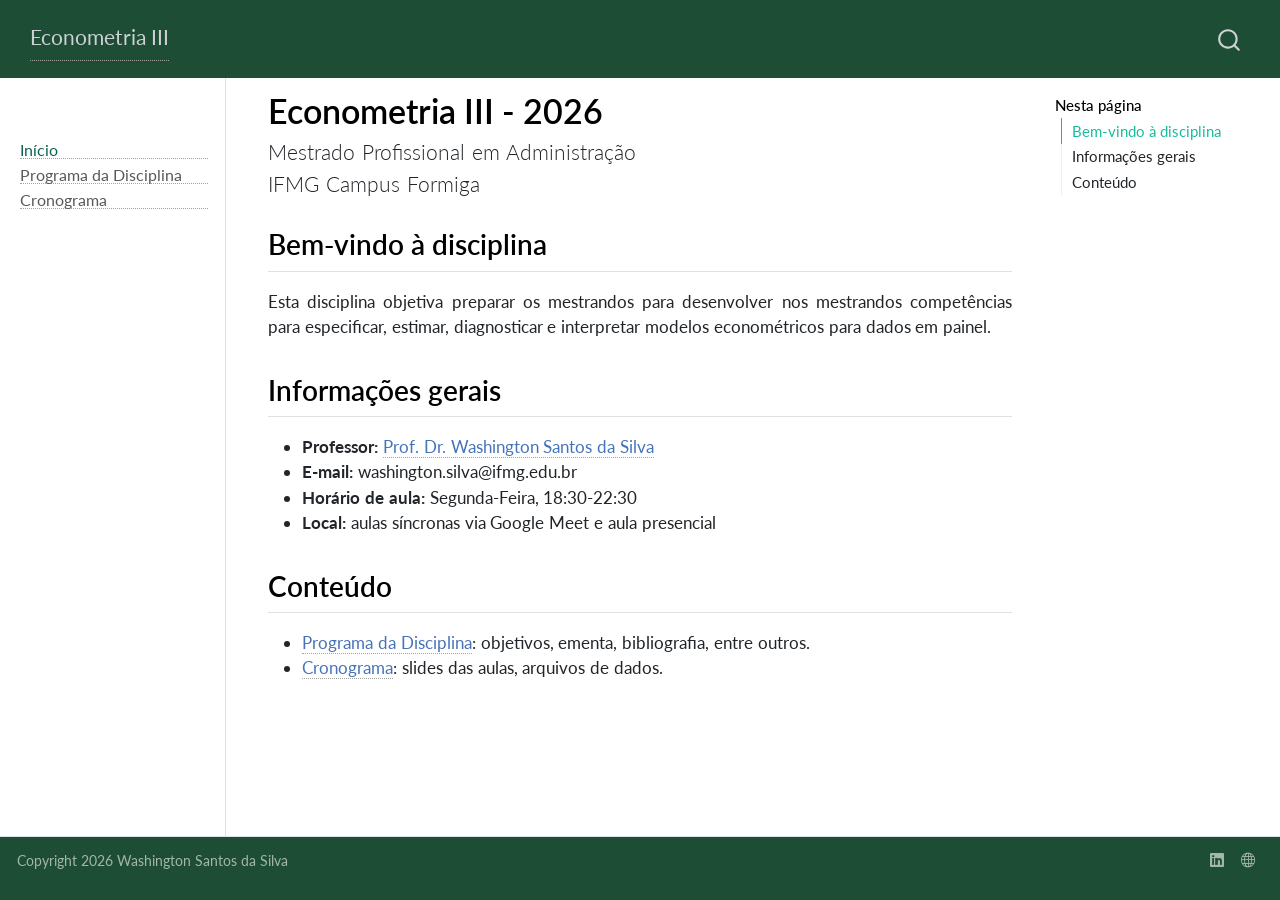
<file: docs/index.html>
<!DOCTYPE html>
<html xmlns="http://www.w3.org/1999/xhtml" lang="pt-BR" xml:lang="pt-BR"><head>

<meta charset="utf-8">
<meta name="generator" content="quarto-1.11.9">

<meta name="viewport" content="width=device-width, initial-scale=1.0, user-scalable=yes">


<title>Econometria III - 2026 – Econometria III</title>
<style>
/* Default styles provided by pandoc.
** See https://pandoc.org/MANUAL.html#variables-for-html for config info.
*/
span.smallcaps{font-variant: small-caps;}
div.columns{display: flex; gap: 1.5em;}
div.column{flex: auto;}
@media screen {
div.columns{gap: min(4vw, 1.5em);}
div.column{overflow-x: auto;}
}
div.hanging-indent{margin-left: 1.5em; text-indent: -1.5em;}
ul.task-list{list-style: none;}
ul.task-list li input[type="checkbox"] {
  width: 0.8em;
  margin: 0 0.8em 0.2em -1em; /* quarto-specific, see https://github.com/quarto-dev/quarto-cli/issues/4556 */ 
  vertical-align: middle;
}
</style>


<script src="site_libs/quarto-nav/quarto-nav.js"></script>
<script src="site_libs/quarto-nav/headroom.min.js"></script>
<script src="site_libs/clipboard/clipboard.min.js"></script>
<script src="site_libs/quarto-search/autocomplete.umd.js"></script>
<script src="site_libs/quarto-search/fuse.min.js"></script>
<script src="site_libs/quarto-search/quarto-search.js"></script>
<meta name="quarto:offset" content="./">
<script src="site_libs/quarto-html/quarto.js" type="module"></script>
<script src="site_libs/quarto-html/tabsets/tabsets.js" type="module"></script>
<script src="site_libs/quarto-html/scrollable-regions/scrollable-regions.js" type="module"></script>
<script src="site_libs/quarto-html/popper.min.js"></script>
<script src="site_libs/quarto-html/tippy.umd.min.js"></script>
<script src="site_libs/quarto-html/anchor.min.js"></script>
<link href="site_libs/quarto-html/tippy.css" rel="stylesheet">
<link href="site_libs/quarto-html/quarto-syntax-highlighting-63b5708e65d6cd79cd7618c58d0c21e7.css" rel="stylesheet" id="quarto-text-highlighting-styles">
<script src="site_libs/bootstrap/bootstrap.min.js"></script>
<link href="site_libs/bootstrap/bootstrap-icons.css" rel="stylesheet">
<link href="site_libs/bootstrap/bootstrap-e88deb7e6c24584379bc85de5eea1e26.min.css" rel="stylesheet" append-hash="true" id="quarto-bootstrap" data-mode="light">
<script id="quarto-search-options" type="application/json">{
  "location": "navbar",
  "copy-button": false,
  "collapse-after": 3,
  "panel-placement": "end",
  "type": "overlay",
  "limit": 50,
  "keyboard-shortcut": [
    "f",
    "/",
    "s"
  ],
  "show-item-context": false,
  "language": {
    "search-no-results-text": "Nenhum resultado",
    "search-matching-documents-text": "documentos correspondentes",
    "search-copy-link-title": "Copiar link para a busca",
    "search-hide-matches-text": "Esconder correspondências adicionais",
    "search-more-match-text": "mais correspondência neste documento",
    "search-more-matches-text": "mais correspondências neste documento",
    "search-clear-button-title": "Limpar",
    "search-text-placeholder": "",
    "search-detached-cancel-button-title": "Cancelar",
    "search-submit-button-title": "Enviar",
    "search-label": "Procurar"
  }
}</script>


<link rel="stylesheet" href="styles.css">
</head>

<body class="nav-sidebar docked nav-fixed quarto-light"><a id="quarto-skip-link" class="visually-hidden-focusable" href="#quarto-document-content">Pular para o conteúdo principal</a>

<div id="quarto-search-results"></div>
  <header id="quarto-header" class="headroom fixed-top">
    <nav class="navbar navbar-expand-lg " data-bs-theme="dark" aria-label="Site">
      <div class="navbar-container container-fluid">
      <div class="navbar-brand-container mx-auto">
    <a class="navbar-brand" href="./index.html">
    <span class="navbar-title">Econometria III</span>
    </a>
  </div>
        <div class="quarto-navbar-tools tools-end">
</div>
          <div id="quarto-search" class="" title="Procurar"></div>
      </div> <!-- /container-fluid -->
    </nav>
  <nav class="quarto-secondary-nav" aria-label="Barra de ferramentas">
    <div class="container-fluid d-flex">
      <button type="button" class="quarto-btn-toggle btn" data-bs-toggle="collapse" role="button" data-bs-target=".quarto-sidebar-collapse-item" aria-controls="quarto-sidebar" aria-expanded="false" aria-label="Alternar barra lateral" onclick="if (window.quartoToggleHeadroom) { window.quartoToggleHeadroom(); }">
        <i class="bi bi-layout-text-sidebar-reverse"></i>
      </button>
        <nav class="quarto-page-breadcrumbs" aria-label="Caminho"><ol class="breadcrumb"><li class="breadcrumb-item"><a href="./index.html">Início</a></li></ol></nav>
        <a class="flex-grow-1" data-bs-toggle="collapse" data-bs-target=".quarto-sidebar-collapse-item" onclick="if (window.quartoToggleHeadroom) { window.quartoToggleHeadroom(); }">      
        </a>
      <button type="button" class="btn quarto-search-button" aria-label="Procurar" onclick="window.quartoOpenSearch();">
        <i class="bi bi-search"></i>
      </button>
    </div>
  </nav>
</header>
<!-- content -->
<div id="quarto-content" class="quarto-container page-columns page-rows-contents page-layout-article page-navbar">
<!-- sidebar -->
  <nav id="quarto-sidebar" class="sidebar collapse collapse-horizontal quarto-sidebar-collapse-item sidebar-navigation docked overflow-auto" aria-label="Seção">
        <div class="mt-2 flex-shrink-0 align-items-center">
        <div class="sidebar-search">
        <div id="quarto-search" class="" title="Procurar"></div>
        </div>
        </div>
    <div class="sidebar-menu-container"> 
    <ul class="list-unstyled mt-1">
        <li class="sidebar-item">
  <div class="sidebar-item-container"> 
  <a href="./index.html" class="sidebar-item-text sidebar-link active">
 <span class="menu-text">Início</span></a>
  </div>
</li>
        <li class="sidebar-item">
  <div class="sidebar-item-container"> 
  <a href="./programa.html" class="sidebar-item-text sidebar-link">
 <span class="menu-text">Programa da Disciplina</span></a>
  </div>
</li>
        <li class="sidebar-item">
  <div class="sidebar-item-container"> 
  <a href="./cronograma.html" class="sidebar-item-text sidebar-link">
 <span class="menu-text">Cronograma</span></a>
  </div>
</li>
    </ul>
    </div>
</nav>
<div id="quarto-sidebar-glass" class="quarto-sidebar-collapse-item" data-bs-toggle="collapse" data-bs-target=".quarto-sidebar-collapse-item"></div>
<!-- margin-sidebar -->
    <div id="quarto-margin-sidebar" class="sidebar margin-sidebar">
        <nav id="TOC" role="doc-toc" aria-labelledby="toc-title" class="toc-active">
    <h2 id="toc-title">Nesta página</h2>
   
  <ul>
  <li><a href="#bem-vindo-à-disciplina" id="toc-bem-vindo-à-disciplina" class="nav-link active" data-scroll-target="#bem-vindo-à-disciplina">Bem-vindo à disciplina</a></li>
  <li><a href="#informações-gerais" id="toc-informações-gerais" class="nav-link" data-scroll-target="#informações-gerais">Informações gerais</a></li>
  <li><a href="#conteúdo" id="toc-conteúdo" class="nav-link" data-scroll-target="#conteúdo">Conteúdo</a></li>
  </ul>
</nav>
    </div>
<!-- main -->
<main class="content" id="quarto-document-content" tabindex="-1">

<header id="title-block-header" class="quarto-title-block default">
<div class="quarto-title">
<h1 class="title">Econometria III - 2026</h1>
<p class="subtitle lead">Mestrado Profissional em Administração <br> IFMG Campus Formiga</p>
</div>



<div class="quarto-title-meta">

    
  
    
  </div>
  


</header>


<section id="bem-vindo-à-disciplina" class="level2">
<h2 class="anchored" data-anchor-id="bem-vindo-à-disciplina">Bem-vindo à disciplina</h2>
<p>Esta disciplina objetiva preparar os mestrandos para desenvolver nos mestrandos competências para especificar, estimar, diagnosticar e interpretar modelos econométricos para dados em painel.</p>
</section>
<section id="informações-gerais" class="level2">
<h2 class="anchored" data-anchor-id="informações-gerais">Informações gerais</h2>
<ul>
<li><strong>Professor:</strong> <a href="https://washingtonsilva.github.io" target="_blank">Prof.&nbsp;Dr.&nbsp;Washington Santos da Silva</a></li>
<li><strong>E-mail:</strong> washington.silva@ifmg.edu.br</li>
<li><strong>Horário de aula:</strong> Segunda-Feira, 18:30-22:30</li>
<li><strong>Local:</strong> aulas síncronas via Google Meet e aula presencial</li>
</ul>
</section>
<section id="conteúdo" class="level2">
<h2 class="anchored" data-anchor-id="conteúdo">Conteúdo</h2>
<ul>
<li><a href="./programa.html">Programa da Disciplina</a>: objetivos, ementa, bibliografia, entre outros.</li>
<li><a href="./cronograma.html">Cronograma</a>: slides das aulas, arquivos de dados.</li>
</ul>


</section>

</main> <!-- /main -->
<script id="quarto-html-after-body" type="application/javascript">
  window.document.addEventListener("DOMContentLoaded", function (event) {
    const icon = "";
    const anchorJS = new window.AnchorJS();
    anchorJS.options = {
      placement: 'right',
      icon: icon
    };
    anchorJS.add('.anchored');
    const isCodeAnnotation = (el) => {
      for (const clz of el.classList) {
        if (clz.startsWith('code-annotation-')) {                     
          return true;
        }
      }
      return false;
    }
    const onCopySuccess = function(e) {
      // button target
      const button = e.trigger;
      // don't keep focus
      button.blur();
      // flash "checked"
      button.classList.add('code-copy-button-checked');
      var currentTitle = button.getAttribute("title");
      button.setAttribute("title", "Copiada");
      let tooltip;
      if (window.bootstrap) {
        button.setAttribute("data-bs-toggle", "tooltip");
        button.setAttribute("data-bs-placement", "left");
        button.setAttribute("data-bs-title", "Copiada");
        tooltip = new bootstrap.Tooltip(button, 
          { trigger: "manual", 
            customClass: "code-copy-button-tooltip",
            offset: [0, -8]});
        tooltip.show();    
      }
      setTimeout(function() {
        if (tooltip) {
          tooltip.hide();
          button.removeAttribute("data-bs-title");
          button.removeAttribute("data-bs-toggle");
          button.removeAttribute("data-bs-placement");
        }
        button.setAttribute("title", currentTitle);
        button.classList.remove('code-copy-button-checked');
      }, 1000);
      // clear code selection
      e.clearSelection();
    }
    const getTextToCopy = function(trigger) {
      const outerScaffold = trigger.parentElement.cloneNode(true);
      const codeEl = outerScaffold.querySelector('code');
      for (const childEl of codeEl.children) {
        if (isCodeAnnotation(childEl)) {
          childEl.remove();
        }
      }
      return codeEl.innerText;
    }
    const clipboard = new window.ClipboardJS('.code-copy-button:not([data-in-quarto-modal])', {
      text: getTextToCopy
    });
    clipboard.on('success', onCopySuccess);
    if (window.document.getElementById('quarto-embedded-source-code-modal')) {
      const clipboardModal = new window.ClipboardJS('.code-copy-button[data-in-quarto-modal]', {
        text: getTextToCopy,
        container: window.document.getElementById('quarto-embedded-source-code-modal')
      });
      clipboardModal.on('success', onCopySuccess);
    }
      var localhostRegex = new RegExp(/^(?:http|https):\/\/localhost\:?[0-9]*\//);
      var mailtoRegex = new RegExp(/^mailto:/);
        var filterRegex = new RegExp('/' + window.location.host + '/');
      var isInternal = (href) => {
          return filterRegex.test(href) || localhostRegex.test(href) || mailtoRegex.test(href);
      }
      // Inspect non-navigation links and adorn them if external
      window.quartoDecorateExternalLinks = function (root) {
     var links = (root || window.document).querySelectorAll('a[href]:not(.nav-link):not(.navbar-brand):not(.toc-action):not(.sidebar-link):not(.sidebar-item-toggle):not(.pagination-link):not(.no-external):not([aria-hidden]):not(.dropdown-item):not(.quarto-navigation-tool):not(.about-link)');
      for (var i=0; i<links.length; i++) {
        const link = links[i];
        if (!isInternal(link.href)) {
          // undo the damage that might have been done by quarto-nav.js in the case of
          // links that we want to consider external
          if (link.dataset.originalHref !== undefined) {
            link.href = link.dataset.originalHref;
          }
          if (!link.classList.contains('no-external-icon')) {
          }
        }
      }
      };
      window.quartoDecorateExternalLinks(window.document);
    // Esc closes the popup (WCAG 1.4.13) and focus leaving both trigger and
    // popup closes it (WCAG 2.4.11); tippy handles neither for interactive popups.
    const hideOnEscAndFocusOut = {
      name: 'hideOnEscAndFocusOut',
      defaultValue: true,
      fn(instance) {
        const dismiss = () => {
          // A show scheduled by the trigger delay would otherwise reopen it
          instance.clearDelayTimeouts();
          instance.hide();
        };
        const onKeyDown = (event) => {
          if (event.key !== 'Escape') {
            return;
          }
          // Keep Esc from also reaching page handlers (e.g. reveal.js overview),
          // except an open reveal.js slide menu, which Esc should close too.
          // The menu handles keys only when its keyboard option is on.
          const menuHandlesEsc = window.Reveal?.getPlugin?.('menu')?.isOpen() &&
            window.Reveal.getConfig().menu?.keyboard !== false;
          if (!menuHandlesEsc) {
            event.stopPropagation();
          }
          if (instance.popper.contains(window.document.activeElement)) {
            // Disabled while refocusing so the focus trigger does not reopen it
            instance.disable();
            instance.reference.focus();
            instance.enable();
          }
          dismiss();
        };
        const onFocusOut = (event) => {
          const target = event.relatedTarget;
          if (target && !instance.reference.contains(target) &&
              !instance.popper.contains(target)) {
            dismiss();
          }
        };
        // On the trigger too: a click trigger (code-annotations: select) has no
        // blur handling. Attached for the instance's lifetime so leaving the
        // trigger also cancels a show still pending on the trigger delay.
        instance.reference.addEventListener('focusout', onFocusOut);
        return {
          onShow() {
            window.document.addEventListener('keydown', onKeyDown, true);
            instance.popper.addEventListener('focusout', onFocusOut);
          },
          onHide() {
            window.document.removeEventListener('keydown', onKeyDown, true);
            instance.popper.removeEventListener('focusout', onFocusOut);
          },
          onDestroy() {
            instance.reference.removeEventListener('focusout', onFocusOut);
          },
        };
      },
    };
    function tippyHover(el, contentFn, onTriggerFn, onUntriggerFn) {
      const config = {
        allowHTML: true,
        maxWidth: 500,
        delay: 100,
        arrow: false,
        appendTo: function(el) {
            return el.parentElement;
        },
        interactive: true,
        interactiveBorder: 10,
        theme: 'quarto',
        placement: 'bottom-start',
        plugins: [hideOnEscAndFocusOut],
      };
      if (contentFn) {
        config.content = contentFn;
      }
      if (onTriggerFn) {
        config.onTrigger = onTriggerFn;
      }
      if (onUntriggerFn) {
        config.onUntrigger = onUntriggerFn;
      }
      window.tippy(el, config); 
    }
    const noterefs = window.document.querySelectorAll('a[role="doc-noteref"]');
    for (var i=0; i<noterefs.length; i++) {
      const ref = noterefs[i];
      tippyHover(ref, function() {
        // use id or data attribute instead here
        let href = ref.getAttribute('data-footnote-href') || ref.getAttribute('href');
        try { href = new URL(href).hash; } catch {}
        const id = href.replace(/^#\/?/, "");
        const note = window.document.getElementById(id);
        if (note) {
          return note.innerHTML;
        } else {
          return "";
        }
      });
    }
    const xrefs = window.document.querySelectorAll('a.quarto-xref');
    const processXRef = (id, note) => {
      // Strip column container classes
      const stripColumnClz = (el) => {
        el.classList.remove("page-full", "page-columns");
        if (el.children) {
          for (const child of el.children) {
            stripColumnClz(child);
          }
        }
      }
      stripColumnClz(note)
      if (id === null || id.startsWith('sec-')) {
        // Special case sections, only their first couple elements
        const container = document.createElement("div");
        if (note.children && note.children.length > 2) {
          container.appendChild(note.children[0].cloneNode(true));
          for (let i = 1; i < note.children.length; i++) {
            const child = note.children[i];
            if (child.tagName === "P" && child.innerText === "") {
              continue;
            } else {
              container.appendChild(child.cloneNode(true));
              break;
            }
          }
          if (window.Quarto?.typesetMath) {
            window.Quarto.typesetMath(container);
          }
          return container.innerHTML
        } else {
          if (window.Quarto?.typesetMath) {
            window.Quarto.typesetMath(note);
          }
          return note.innerHTML;
        }
      } else {
        // Remove any anchor links if they are present
        const anchorLink = note.querySelector('a.anchorjs-link');
        if (anchorLink) {
          anchorLink.remove();
        }
        if (window.Quarto?.typesetMath) {
          window.Quarto.typesetMath(note);
        }
        if (note.classList.contains("callout")) {
          return note.outerHTML;
        } else {
          return note.innerHTML;
        }
      }
    }
    for (var i=0; i<xrefs.length; i++) {
      const xref = xrefs[i];
      tippyHover(xref, undefined, function(instance) {
        instance.disable();
        let url = xref.getAttribute('href');
        let hash = undefined; 
        if (url.startsWith('#')) {
          hash = url;
        } else {
          try { hash = new URL(url).hash; } catch {}
        }
        if (hash) {
          const id = hash.replace(/^#\/?/, "");
          const note = window.document.getElementById(id);
          if (note !== null) {
            try {
              const html = processXRef(id, note.cloneNode(true));
              instance.setContent(html);
            } finally {
              instance.enable();
              instance.show();
            }
          } else {
            // See if we can fetch this
            fetch(url.split('#')[0])
            .then(res => res.text())
            .then(html => {
              const parser = new DOMParser();
              const htmlDoc = parser.parseFromString(html, "text/html");
              const note = htmlDoc.getElementById(id);
              if (note !== null) {
                const html = processXRef(id, note);
                instance.setContent(html);
              } 
            }).finally(() => {
              instance.enable();
              instance.show();
            });
          }
        } else {
          // See if we can fetch a full url (with no hash to target)
          // This is a special case and we should probably do some content thinning / targeting
          fetch(url)
          .then(res => res.text())
          .then(html => {
            const parser = new DOMParser();
            const htmlDoc = parser.parseFromString(html, "text/html");
            const note = htmlDoc.querySelector('main.content');
            if (note !== null) {
              // This should only happen for chapter cross references
              // (since there is no id in the URL)
              // remove the first header
              if (note.children.length > 0 && note.children[0].tagName === "HEADER") {
                note.children[0].remove();
              }
              const html = processXRef(null, note);
              instance.setContent(html);
            } 
          }).finally(() => {
            instance.enable();
            instance.show();
          });
        }
      }, function(instance) {
      });
    }
        let selectedAnnoteEl;
        const selectorForAnnotation = ( cell, annotation) => {
          let cellAttr = 'data-code-cell="' + cell + '"';
          let lineAttr = 'data-code-annotation="' +  annotation + '"';
          const selector = 'span[' + cellAttr + '][' + lineAttr + ']';
          return selector;
        }
        const selectCodeLines = (annoteEl) => {
          const doc = window.document;
          const targetCell = annoteEl.getAttribute("data-target-cell");
          const targetAnnotation = annoteEl.getAttribute("data-target-annotation");
          const annoteSpan = window.document.querySelector(selectorForAnnotation(targetCell, targetAnnotation));
          const lines = annoteSpan.getAttribute("data-code-lines").split(",");
          const lineIds = lines.map((line) => {
            return targetCell + "-" + line;
          })
          // Each band is positioned against its own containing block, which is
          // not the offsetParent of the lines, so place it from client rects.
          const placeBand = (band, firstEl, lastEl, codeBlock) => {
            const container = band.offsetParent;
            if (container === null) {
              return;
            }
            const containerRect = container.getBoundingClientRect();
            // Reveal.js scales slides with a transform, so convert client
            // pixels back to the CSS pixels of the container.
            const scale = containerRect.height / container.offsetHeight || 1;
            const firstRect = firstEl.getBoundingClientRect();
            const lastRect = lastEl.getBoundingClientRect();
            const top = (firstRect.top - containerRect.top) / scale - container.clientTop + container.scrollTop;
            const height = (lastRect.bottom - firstRect.top) / scale;
            band.style.top = top - 2 + "px";
            band.style.height = height + 4 + "px";
            if (codeBlock) {
              // Without the copy button wrapper, the containing block is wider
              // than the code block, so span the code block explicitly.
              const blockRect = codeBlock.getBoundingClientRect();
              band.style.left = (blockRect.left - containerRect.left) / scale - container.clientLeft + container.scrollLeft + "px";
              band.style.width = blockRect.width / scale + "px";
            }
          };
          if (lineIds.length > 0) {
            const el = window.document.getElementById(lineIds[0]);
            const lastEl = window.document.getElementById(lineIds[lineIds.length - 1]);
            const parent = el.parentElement.parentElement;
            // cook up a div (if necessary) and position it
            let div = window.document.getElementById("code-annotation-line-highlight");
            if (div === null) {
              div = window.document.createElement("div");
              div.setAttribute("id", "code-annotation-line-highlight");
              div.style.position = 'absolute';
              parent.appendChild(div);
            }
            placeBand(div, el, lastEl, parent.closest("div.sourceCode") || parent);
            let gutterDiv = window.document.getElementById("code-annotation-line-highlight-gutter");
            if (gutterDiv === null) {
              gutterDiv = window.document.createElement("div");
              gutterDiv.setAttribute("id", "code-annotation-line-highlight-gutter");
              gutterDiv.style.position = 'absolute';
              const codeCell = window.document.getElementById(targetCell);
              const gutter = codeCell.querySelector('.code-annotation-gutter');
              gutter.appendChild(gutterDiv);
            }
            placeBand(gutterDiv, el, lastEl);
            selectedAnnoteEl = annoteEl;
          }
        };
        const unselectCodeLines = () => {
          const elementsIds = ["code-annotation-line-highlight", "code-annotation-line-highlight-gutter"];
          elementsIds.forEach((elId) => {
            const div = window.document.getElementById(elId);
            if (div) {
              div.remove();
            }
          });
          selectedAnnoteEl = undefined;
        };
          // Handle positioning of the toggle
      window.addEventListener(
        "resize",
        throttle(() => {
          elRect = undefined;
          if (selectedAnnoteEl) {
            selectCodeLines(selectedAnnoteEl);
          }
        }, 10)
      );
      function throttle(fn, ms) {
      let throttle = false;
      let timer;
        return (...args) => {
          if(!throttle) { // first call gets through
              fn.apply(this, args);
              throttle = true;
          } else { // all the others get throttled
              if(timer) clearTimeout(timer); // cancel #2
              timer = setTimeout(() => {
                fn.apply(this, args);
                timer = throttle = false;
              }, ms);
          }
        };
      }
        // Attach click handler to the DT
        const annoteDls = window.document.querySelectorAll('dt[data-target-cell]');
        for (const annoteDlNode of annoteDls) {
          annoteDlNode.addEventListener('click', (event) => {
            const clickedEl = event.target;
            if (clickedEl !== selectedAnnoteEl) {
              unselectCodeLines();
              const activeEl = window.document.querySelector('dt[data-target-cell].code-annotation-active');
              if (activeEl) {
                activeEl.classList.remove('code-annotation-active');
              }
              selectCodeLines(clickedEl);
              clickedEl.classList.add('code-annotation-active');
            } else {
              // Unselect the line
              unselectCodeLines();
              clickedEl.classList.remove('code-annotation-active');
            }
          });
        }
    const findCites = (el) => {
      const parentEl = el.parentElement;
      if (parentEl) {
        const cites = parentEl.dataset.cites;
        if (cites) {
          return {
            el,
            cites: cites.split(' ')
          };
        } else {
          return findCites(el.parentElement)
        }
      } else {
        return undefined;
      }
    };
    var bibliorefs = window.document.querySelectorAll('a[role="doc-biblioref"]');
    for (var i=0; i<bibliorefs.length; i++) {
      const ref = bibliorefs[i];
      const citeInfo = findCites(ref);
      if (citeInfo) {
        tippyHover(citeInfo.el, function() {
          var popup = window.document.createElement('div');
          citeInfo.cites.forEach(function(cite) {
            var citeDiv = window.document.createElement('div');
            citeDiv.classList.add('hanging-indent');
            citeDiv.classList.add('csl-entry');
            var biblioDiv = window.document.getElementById('ref-' + cite);
            if (biblioDiv) {
              citeDiv.innerHTML = biblioDiv.innerHTML;
            }
            popup.appendChild(citeDiv);
          });
          return popup.innerHTML;
        });
      }
    }
  });
  </script>
  <script type="application/javascript">
  window.quartoScrollableRegionsLabels = {"code":"Código deslocável","output":"Saída deslocável"};
  </script>
</div> <!-- /content -->
<footer class="footer">
  <div class="nav-footer">
    <div class="nav-footer-left">
<p>Copyright 2026 Washington Santos da Silva</p>
</div>   
    <div class="nav-footer-center">
      &nbsp;
    </div>
    <div class="nav-footer-right">
      <ul class="footer-items list-unstyled">
    <li class="nav-item compact">
    <a class="nav-link" href="https://www.linkedin.com/in/washingtonssilva/">
      <i class="bi bi-linkedin" role="img">
</i> 
    </a>
  </li>  
    <li class="nav-item compact">
    <a class="nav-link" href="https://washingtonsilva.github.io">
      <i class="bi bi-globe" role="img">
</i> 
    </a>
  </li>  
</ul>
    </div>
  </div>
</footer>




</body></html>
</file>
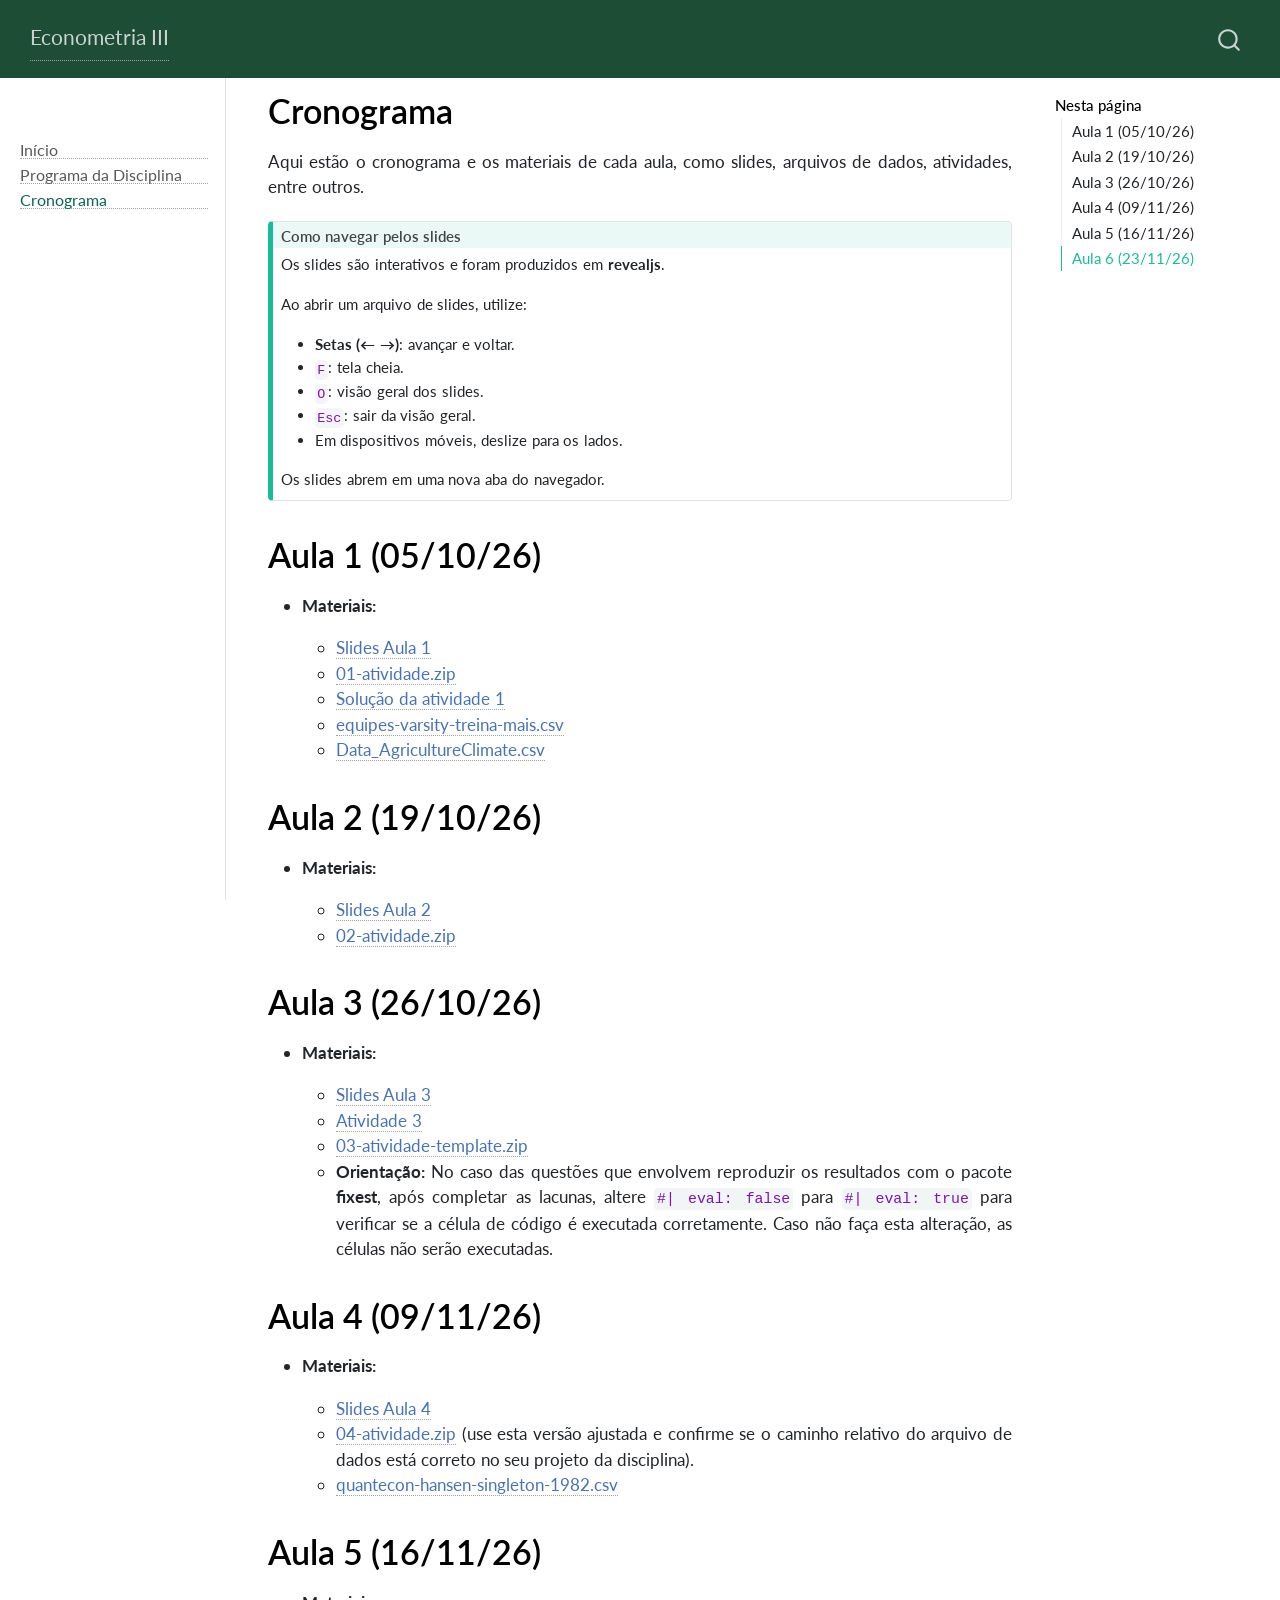
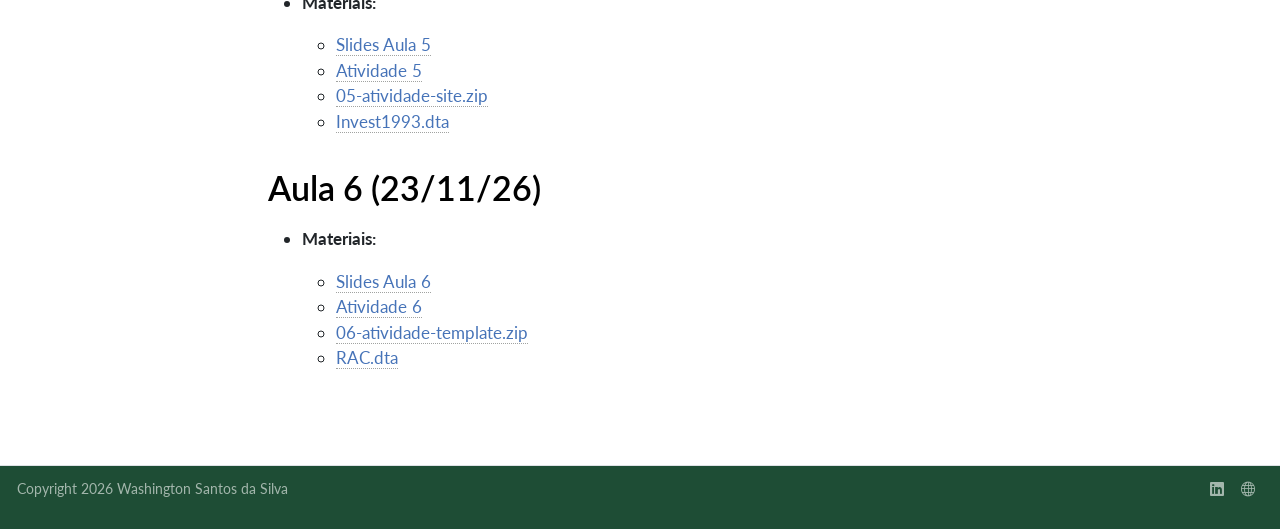
<file: docs/cronograma.html>
<!DOCTYPE html>
<html xmlns="http://www.w3.org/1999/xhtml" lang="pt-BR" xml:lang="pt-BR"><head>

<meta charset="utf-8">
<meta name="generator" content="quarto-1.11.9">

<meta name="viewport" content="width=device-width, initial-scale=1.0, user-scalable=yes">


<title>Cronograma – Econometria III</title>
<style>
/* Default styles provided by pandoc.
** See https://pandoc.org/MANUAL.html#variables-for-html for config info.
*/
span.smallcaps{font-variant: small-caps;}
div.columns{display: flex; gap: 1.5em;}
div.column{flex: auto;}
@media screen {
div.columns{gap: min(4vw, 1.5em);}
div.column{overflow-x: auto;}
}
div.hanging-indent{margin-left: 1.5em; text-indent: -1.5em;}
ul.task-list{list-style: none;}
ul.task-list li input[type="checkbox"] {
  width: 0.8em;
  margin: 0 0.8em 0.2em -1em; /* quarto-specific, see https://github.com/quarto-dev/quarto-cli/issues/4556 */ 
  vertical-align: middle;
}
</style>


<script src="site_libs/quarto-nav/quarto-nav.js"></script>
<script src="site_libs/quarto-nav/headroom.min.js"></script>
<script src="site_libs/clipboard/clipboard.min.js"></script>
<script src="site_libs/quarto-search/autocomplete.umd.js"></script>
<script src="site_libs/quarto-search/fuse.min.js"></script>
<script src="site_libs/quarto-search/quarto-search.js"></script>
<meta name="quarto:offset" content="./">
<script src="site_libs/quarto-html/quarto.js" type="module"></script>
<script src="site_libs/quarto-html/tabsets/tabsets.js" type="module"></script>
<script src="site_libs/quarto-html/scrollable-regions/scrollable-regions.js" type="module"></script>
<script src="site_libs/quarto-html/popper.min.js"></script>
<script src="site_libs/quarto-html/tippy.umd.min.js"></script>
<script src="site_libs/quarto-html/anchor.min.js"></script>
<link href="site_libs/quarto-html/tippy.css" rel="stylesheet">
<link href="site_libs/quarto-html/quarto-syntax-highlighting-63b5708e65d6cd79cd7618c58d0c21e7.css" rel="stylesheet" id="quarto-text-highlighting-styles">
<script src="site_libs/bootstrap/bootstrap.min.js"></script>
<link href="site_libs/bootstrap/bootstrap-icons.css" rel="stylesheet">
<link href="site_libs/bootstrap/bootstrap-e88deb7e6c24584379bc85de5eea1e26.min.css" rel="stylesheet" append-hash="true" id="quarto-bootstrap" data-mode="light">
<script id="quarto-search-options" type="application/json">{
  "location": "navbar",
  "copy-button": false,
  "collapse-after": 3,
  "panel-placement": "end",
  "type": "overlay",
  "limit": 50,
  "keyboard-shortcut": [
    "f",
    "/",
    "s"
  ],
  "show-item-context": false,
  "language": {
    "search-no-results-text": "Nenhum resultado",
    "search-matching-documents-text": "documentos correspondentes",
    "search-copy-link-title": "Copiar link para a busca",
    "search-hide-matches-text": "Esconder correspondências adicionais",
    "search-more-match-text": "mais correspondência neste documento",
    "search-more-matches-text": "mais correspondências neste documento",
    "search-clear-button-title": "Limpar",
    "search-text-placeholder": "",
    "search-detached-cancel-button-title": "Cancelar",
    "search-submit-button-title": "Enviar",
    "search-label": "Procurar"
  }
}</script>


<link rel="stylesheet" href="styles.css">
</head>

<body class="nav-sidebar docked nav-fixed quarto-light"><a id="quarto-skip-link" class="visually-hidden-focusable" href="#quarto-document-content">Pular para o conteúdo principal</a>

<div id="quarto-search-results"></div>
  <header id="quarto-header" class="headroom fixed-top">
    <nav class="navbar navbar-expand-lg " data-bs-theme="dark" aria-label="Site">
      <div class="navbar-container container-fluid">
      <div class="navbar-brand-container mx-auto">
    <a class="navbar-brand" href="./index.html">
    <span class="navbar-title">Econometria III</span>
    </a>
  </div>
        <div class="quarto-navbar-tools tools-end">
</div>
          <div id="quarto-search" class="" title="Procurar"></div>
      </div> <!-- /container-fluid -->
    </nav>
  <nav class="quarto-secondary-nav" aria-label="Barra de ferramentas">
    <div class="container-fluid d-flex">
      <button type="button" class="quarto-btn-toggle btn" data-bs-toggle="collapse" role="button" data-bs-target=".quarto-sidebar-collapse-item" aria-controls="quarto-sidebar" aria-expanded="false" aria-label="Alternar barra lateral" onclick="if (window.quartoToggleHeadroom) { window.quartoToggleHeadroom(); }">
        <i class="bi bi-layout-text-sidebar-reverse"></i>
      </button>
        <nav class="quarto-page-breadcrumbs" aria-label="Caminho"><ol class="breadcrumb"><li class="breadcrumb-item"><a href="./cronograma.html">Cronograma</a></li></ol></nav>
        <a class="flex-grow-1" data-bs-toggle="collapse" data-bs-target=".quarto-sidebar-collapse-item" onclick="if (window.quartoToggleHeadroom) { window.quartoToggleHeadroom(); }">      
        </a>
      <button type="button" class="btn quarto-search-button" aria-label="Procurar" onclick="window.quartoOpenSearch();">
        <i class="bi bi-search"></i>
      </button>
    </div>
  </nav>
</header>
<!-- content -->
<div id="quarto-content" class="quarto-container page-columns page-rows-contents page-layout-article page-navbar">
<!-- sidebar -->
  <nav id="quarto-sidebar" class="sidebar collapse collapse-horizontal quarto-sidebar-collapse-item sidebar-navigation docked overflow-auto" aria-label="Seção">
        <div class="mt-2 flex-shrink-0 align-items-center">
        <div class="sidebar-search">
        <div id="quarto-search" class="" title="Procurar"></div>
        </div>
        </div>
    <div class="sidebar-menu-container"> 
    <ul class="list-unstyled mt-1">
        <li class="sidebar-item">
  <div class="sidebar-item-container"> 
  <a href="./index.html" class="sidebar-item-text sidebar-link">
 <span class="menu-text">Início</span></a>
  </div>
</li>
        <li class="sidebar-item">
  <div class="sidebar-item-container"> 
  <a href="./programa.html" class="sidebar-item-text sidebar-link">
 <span class="menu-text">Programa da Disciplina</span></a>
  </div>
</li>
        <li class="sidebar-item">
  <div class="sidebar-item-container"> 
  <a href="./cronograma.html" class="sidebar-item-text sidebar-link active">
 <span class="menu-text">Cronograma</span></a>
  </div>
</li>
    </ul>
    </div>
</nav>
<div id="quarto-sidebar-glass" class="quarto-sidebar-collapse-item" data-bs-toggle="collapse" data-bs-target=".quarto-sidebar-collapse-item"></div>
<!-- margin-sidebar -->
    <div id="quarto-margin-sidebar" class="sidebar margin-sidebar">
        <nav id="TOC" role="doc-toc" aria-labelledby="toc-title" class="toc-active">
    <h2 id="toc-title">Nesta página</h2>
   
  <ul>
  <li><a href="#aula-1-051026" id="toc-aula-1-051026" class="nav-link active" data-scroll-target="#aula-1-051026">Aula 1 (05/10/26)</a></li>
  <li><a href="#aula-2-191026" id="toc-aula-2-191026" class="nav-link" data-scroll-target="#aula-2-191026">Aula 2 (19/10/26)</a></li>
  <li><a href="#aula-3-261026" id="toc-aula-3-261026" class="nav-link" data-scroll-target="#aula-3-261026">Aula 3 (26/10/26)</a></li>
  <li><a href="#aula-4-091126" id="toc-aula-4-091126" class="nav-link" data-scroll-target="#aula-4-091126">Aula 4 (09/11/26)</a></li>
  <li><a href="#aula-5-161126" id="toc-aula-5-161126" class="nav-link" data-scroll-target="#aula-5-161126">Aula 5 (16/11/26)</a></li>
  <li><a href="#aula-6-231126" id="toc-aula-6-231126" class="nav-link" data-scroll-target="#aula-6-231126">Aula 6 (23/11/26)</a></li>
  </ul>
</nav>
    </div>
<!-- main -->
<main class="content" id="quarto-document-content" tabindex="-1">

<header id="title-block-header" class="quarto-title-block default">
<div class="quarto-title">
<h1 class="title">Cronograma</h1>
</div>



<div class="quarto-title-meta">

    
  
    
  </div>
  


</header>


<p>Aqui estão o cronograma e os materiais de cada aula, como slides, arquivos de dados, atividades, entre outros.</p>
<div class="callout callout-style-default callout-tip no-icon callout-titled">
<div class="callout-header d-flex align-content-center">
<div class="callout-icon-container">
<i class="callout-icon no-icon"></i>
</div>
<div class="callout-title-container flex-fill">
<span class="screen-reader-only">Dica</span>Como navegar pelos slides
</div>
</div>
<div class="callout-body-container callout-body">
<p>Os slides são interativos e foram produzidos em <strong>revealjs</strong>.</p>
<p>Ao abrir um arquivo de slides, utilize:</p>
<ul>
<li><strong>Setas (← →)</strong>: avançar e voltar.</li>
<li><strong><code>F</code></strong>: tela cheia.</li>
<li><strong><code>O</code></strong>: visão geral dos slides.</li>
<li><strong><code>Esc</code></strong>: sair da visão geral.</li>
<li>Em dispositivos móveis, deslize para os lados.</li>
</ul>
<p>Os slides abrem em uma nova aba do navegador.</p>
</div>
</div>
<section id="aula-1-051026" class="level1">
<h1>Aula 1 (05/10/26)</h1>
<ul>
<li><p><strong>Materiais:</strong></p>
<ul>
<li><a href="slides/01-aula.html" target="_blank">Slides Aula 1</a></li>
<li><a href="atividades/01-atividade.zip">01-atividade.zip</a></li>
<li><a href="atividades/01-atividade-gabarito.html" target="_blank">Solução da atividade 1</a></li>
<li><a href="dados/equipes-varsity-treina-mais.csv">equipes-varsity-treina-mais.csv</a></li>
<li><a href="dados/Data_AgricultureClimate.csv">Data_AgricultureClimate.csv</a></li>
</ul></li>
</ul>
</section>
<section id="aula-2-191026" class="level1">
<h1>Aula 2 (19/10/26)</h1>
<ul>
<li><p><strong>Materiais:</strong></p>
<ul>
<li><a href="slides/02-aula.html" target="_blank">Slides Aula 2</a></li>
<li><a href="atividades/02-atividade.zip">02-atividade.zip</a></li>
</ul></li>
</ul>
</section>
<section id="aula-3-261026" class="level1">
<h1>Aula 3 (26/10/26)</h1>
<ul>
<li><p><strong>Materiais:</strong></p>
<ul>
<li><a href="slides/03-aula.html" target="_blank">Slides Aula 3</a></li>
<li><a href="atividades/03-atividade.html">Atividade 3</a></li>
<li><a href="atividades/03-atividade-template.zip">03-atividade-template.zip</a></li>
<li><strong>Orientação:</strong> No caso das questões que envolvem reproduzir os resultados com o pacote <strong>fixest</strong>, após completar as lacunas, altere <code>#| eval: false</code> para <code>#| eval: true</code> para verificar se a célula de código é executada corretamente. Caso não faça esta alteração, as células não serão executadas.</li>
</ul></li>
</ul>
</section>
<section id="aula-4-091126" class="level1">
<h1>Aula 4 (09/11/26)</h1>
<ul>
<li><p><strong>Materiais:</strong></p>
<ul>
<li><a href="slides/04-aula.html" target="_blank">Slides Aula 4</a></li>
<li><a href="atividades/04-atividade.zip">04-atividade.zip</a> (use esta versão ajustada e confirme se o caminho relativo do arquivo de dados está correto no seu projeto da disciplina).</li>
<li><a href="dados/quantecon-hansen-singleton-1982.csv">quantecon-hansen-singleton-1982.csv</a></li>
</ul></li>
</ul>
</section>
<section id="aula-5-161126" class="level1">
<h1>Aula 5 (16/11/26)</h1>
<ul>
<li><p><strong>Materiais:</strong></p>
<ul>
<li><a href="slides/05-aula.html" target="_blank">Slides Aula 5</a></li>
<li><a href="atividades/05-atividade.html" target="_blank">Atividade 5</a></li>
<li><a href="atividades/05-atividade-site.zip">05-atividade-site.zip</a></li>
<li><a href="dados/Invest1993.dta">Invest1993.dta</a></li>
</ul></li>
</ul>
</section>
<section id="aula-6-231126" class="level1">
<h1>Aula 6 (23/11/26)</h1>
<ul>
<li><p><strong>Materiais:</strong></p>
<ul>
<li><a href="slides/06-aula.html" target="_blank">Slides Aula 6</a></li>
<li><a href="atividades/06-atividade.html" target="_blank">Atividade 6</a></li>
<li><a href="atividades/06-atividade-template.zip">06-atividade-template.zip</a></li>
<li><a href="dados/RAC.dta">RAC.dta</a></li>
</ul></li>
</ul>


</section>

</main> <!-- /main -->
<script id="quarto-html-after-body" type="application/javascript">
  window.document.addEventListener("DOMContentLoaded", function (event) {
    const icon = "";
    const anchorJS = new window.AnchorJS();
    anchorJS.options = {
      placement: 'right',
      icon: icon
    };
    anchorJS.add('.anchored');
    const isCodeAnnotation = (el) => {
      for (const clz of el.classList) {
        if (clz.startsWith('code-annotation-')) {                     
          return true;
        }
      }
      return false;
    }
    const onCopySuccess = function(e) {
      // button target
      const button = e.trigger;
      // don't keep focus
      button.blur();
      // flash "checked"
      button.classList.add('code-copy-button-checked');
      var currentTitle = button.getAttribute("title");
      button.setAttribute("title", "Copiada");
      let tooltip;
      if (window.bootstrap) {
        button.setAttribute("data-bs-toggle", "tooltip");
        button.setAttribute("data-bs-placement", "left");
        button.setAttribute("data-bs-title", "Copiada");
        tooltip = new bootstrap.Tooltip(button, 
          { trigger: "manual", 
            customClass: "code-copy-button-tooltip",
            offset: [0, -8]});
        tooltip.show();    
      }
      setTimeout(function() {
        if (tooltip) {
          tooltip.hide();
          button.removeAttribute("data-bs-title");
          button.removeAttribute("data-bs-toggle");
          button.removeAttribute("data-bs-placement");
        }
        button.setAttribute("title", currentTitle);
        button.classList.remove('code-copy-button-checked');
      }, 1000);
      // clear code selection
      e.clearSelection();
    }
    const getTextToCopy = function(trigger) {
      const outerScaffold = trigger.parentElement.cloneNode(true);
      const codeEl = outerScaffold.querySelector('code');
      for (const childEl of codeEl.children) {
        if (isCodeAnnotation(childEl)) {
          childEl.remove();
        }
      }
      return codeEl.innerText;
    }
    const clipboard = new window.ClipboardJS('.code-copy-button:not([data-in-quarto-modal])', {
      text: getTextToCopy
    });
    clipboard.on('success', onCopySuccess);
    if (window.document.getElementById('quarto-embedded-source-code-modal')) {
      const clipboardModal = new window.ClipboardJS('.code-copy-button[data-in-quarto-modal]', {
        text: getTextToCopy,
        container: window.document.getElementById('quarto-embedded-source-code-modal')
      });
      clipboardModal.on('success', onCopySuccess);
    }
      var localhostRegex = new RegExp(/^(?:http|https):\/\/localhost\:?[0-9]*\//);
      var mailtoRegex = new RegExp(/^mailto:/);
        var filterRegex = new RegExp('/' + window.location.host + '/');
      var isInternal = (href) => {
          return filterRegex.test(href) || localhostRegex.test(href) || mailtoRegex.test(href);
      }
      // Inspect non-navigation links and adorn them if external
      window.quartoDecorateExternalLinks = function (root) {
     var links = (root || window.document).querySelectorAll('a[href]:not(.nav-link):not(.navbar-brand):not(.toc-action):not(.sidebar-link):not(.sidebar-item-toggle):not(.pagination-link):not(.no-external):not([aria-hidden]):not(.dropdown-item):not(.quarto-navigation-tool):not(.about-link)');
      for (var i=0; i<links.length; i++) {
        const link = links[i];
        if (!isInternal(link.href)) {
          // undo the damage that might have been done by quarto-nav.js in the case of
          // links that we want to consider external
          if (link.dataset.originalHref !== undefined) {
            link.href = link.dataset.originalHref;
          }
          if (!link.classList.contains('no-external-icon')) {
          }
        }
      }
      };
      window.quartoDecorateExternalLinks(window.document);
    // Esc closes the popup (WCAG 1.4.13) and focus leaving both trigger and
    // popup closes it (WCAG 2.4.11); tippy handles neither for interactive popups.
    const hideOnEscAndFocusOut = {
      name: 'hideOnEscAndFocusOut',
      defaultValue: true,
      fn(instance) {
        const dismiss = () => {
          // A show scheduled by the trigger delay would otherwise reopen it
          instance.clearDelayTimeouts();
          instance.hide();
        };
        const onKeyDown = (event) => {
          if (event.key !== 'Escape') {
            return;
          }
          // Keep Esc from also reaching page handlers (e.g. reveal.js overview),
          // except an open reveal.js slide menu, which Esc should close too.
          // The menu handles keys only when its keyboard option is on.
          const menuHandlesEsc = window.Reveal?.getPlugin?.('menu')?.isOpen() &&
            window.Reveal.getConfig().menu?.keyboard !== false;
          if (!menuHandlesEsc) {
            event.stopPropagation();
          }
          if (instance.popper.contains(window.document.activeElement)) {
            // Disabled while refocusing so the focus trigger does not reopen it
            instance.disable();
            instance.reference.focus();
            instance.enable();
          }
          dismiss();
        };
        const onFocusOut = (event) => {
          const target = event.relatedTarget;
          if (target && !instance.reference.contains(target) &&
              !instance.popper.contains(target)) {
            dismiss();
          }
        };
        // On the trigger too: a click trigger (code-annotations: select) has no
        // blur handling. Attached for the instance's lifetime so leaving the
        // trigger also cancels a show still pending on the trigger delay.
        instance.reference.addEventListener('focusout', onFocusOut);
        return {
          onShow() {
            window.document.addEventListener('keydown', onKeyDown, true);
            instance.popper.addEventListener('focusout', onFocusOut);
          },
          onHide() {
            window.document.removeEventListener('keydown', onKeyDown, true);
            instance.popper.removeEventListener('focusout', onFocusOut);
          },
          onDestroy() {
            instance.reference.removeEventListener('focusout', onFocusOut);
          },
        };
      },
    };
    function tippyHover(el, contentFn, onTriggerFn, onUntriggerFn) {
      const config = {
        allowHTML: true,
        maxWidth: 500,
        delay: 100,
        arrow: false,
        appendTo: function(el) {
            return el.parentElement;
        },
        interactive: true,
        interactiveBorder: 10,
        theme: 'quarto',
        placement: 'bottom-start',
        plugins: [hideOnEscAndFocusOut],
      };
      if (contentFn) {
        config.content = contentFn;
      }
      if (onTriggerFn) {
        config.onTrigger = onTriggerFn;
      }
      if (onUntriggerFn) {
        config.onUntrigger = onUntriggerFn;
      }
      window.tippy(el, config); 
    }
    const noterefs = window.document.querySelectorAll('a[role="doc-noteref"]');
    for (var i=0; i<noterefs.length; i++) {
      const ref = noterefs[i];
      tippyHover(ref, function() {
        // use id or data attribute instead here
        let href = ref.getAttribute('data-footnote-href') || ref.getAttribute('href');
        try { href = new URL(href).hash; } catch {}
        const id = href.replace(/^#\/?/, "");
        const note = window.document.getElementById(id);
        if (note) {
          return note.innerHTML;
        } else {
          return "";
        }
      });
    }
    const xrefs = window.document.querySelectorAll('a.quarto-xref');
    const processXRef = (id, note) => {
      // Strip column container classes
      const stripColumnClz = (el) => {
        el.classList.remove("page-full", "page-columns");
        if (el.children) {
          for (const child of el.children) {
            stripColumnClz(child);
          }
        }
      }
      stripColumnClz(note)
      if (id === null || id.startsWith('sec-')) {
        // Special case sections, only their first couple elements
        const container = document.createElement("div");
        if (note.children && note.children.length > 2) {
          container.appendChild(note.children[0].cloneNode(true));
          for (let i = 1; i < note.children.length; i++) {
            const child = note.children[i];
            if (child.tagName === "P" && child.innerText === "") {
              continue;
            } else {
              container.appendChild(child.cloneNode(true));
              break;
            }
          }
          if (window.Quarto?.typesetMath) {
            window.Quarto.typesetMath(container);
          }
          return container.innerHTML
        } else {
          if (window.Quarto?.typesetMath) {
            window.Quarto.typesetMath(note);
          }
          return note.innerHTML;
        }
      } else {
        // Remove any anchor links if they are present
        const anchorLink = note.querySelector('a.anchorjs-link');
        if (anchorLink) {
          anchorLink.remove();
        }
        if (window.Quarto?.typesetMath) {
          window.Quarto.typesetMath(note);
        }
        if (note.classList.contains("callout")) {
          return note.outerHTML;
        } else {
          return note.innerHTML;
        }
      }
    }
    for (var i=0; i<xrefs.length; i++) {
      const xref = xrefs[i];
      tippyHover(xref, undefined, function(instance) {
        instance.disable();
        let url = xref.getAttribute('href');
        let hash = undefined; 
        if (url.startsWith('#')) {
          hash = url;
        } else {
          try { hash = new URL(url).hash; } catch {}
        }
        if (hash) {
          const id = hash.replace(/^#\/?/, "");
          const note = window.document.getElementById(id);
          if (note !== null) {
            try {
              const html = processXRef(id, note.cloneNode(true));
              instance.setContent(html);
            } finally {
              instance.enable();
              instance.show();
            }
          } else {
            // See if we can fetch this
            fetch(url.split('#')[0])
            .then(res => res.text())
            .then(html => {
              const parser = new DOMParser();
              const htmlDoc = parser.parseFromString(html, "text/html");
              const note = htmlDoc.getElementById(id);
              if (note !== null) {
                const html = processXRef(id, note);
                instance.setContent(html);
              } 
            }).finally(() => {
              instance.enable();
              instance.show();
            });
          }
        } else {
          // See if we can fetch a full url (with no hash to target)
          // This is a special case and we should probably do some content thinning / targeting
          fetch(url)
          .then(res => res.text())
          .then(html => {
            const parser = new DOMParser();
            const htmlDoc = parser.parseFromString(html, "text/html");
            const note = htmlDoc.querySelector('main.content');
            if (note !== null) {
              // This should only happen for chapter cross references
              // (since there is no id in the URL)
              // remove the first header
              if (note.children.length > 0 && note.children[0].tagName === "HEADER") {
                note.children[0].remove();
              }
              const html = processXRef(null, note);
              instance.setContent(html);
            } 
          }).finally(() => {
            instance.enable();
            instance.show();
          });
        }
      }, function(instance) {
      });
    }
        let selectedAnnoteEl;
        const selectorForAnnotation = ( cell, annotation) => {
          let cellAttr = 'data-code-cell="' + cell + '"';
          let lineAttr = 'data-code-annotation="' +  annotation + '"';
          const selector = 'span[' + cellAttr + '][' + lineAttr + ']';
          return selector;
        }
        const selectCodeLines = (annoteEl) => {
          const doc = window.document;
          const targetCell = annoteEl.getAttribute("data-target-cell");
          const targetAnnotation = annoteEl.getAttribute("data-target-annotation");
          const annoteSpan = window.document.querySelector(selectorForAnnotation(targetCell, targetAnnotation));
          const lines = annoteSpan.getAttribute("data-code-lines").split(",");
          const lineIds = lines.map((line) => {
            return targetCell + "-" + line;
          })
          // Each band is positioned against its own containing block, which is
          // not the offsetParent of the lines, so place it from client rects.
          const placeBand = (band, firstEl, lastEl, codeBlock) => {
            const container = band.offsetParent;
            if (container === null) {
              return;
            }
            const containerRect = container.getBoundingClientRect();
            // Reveal.js scales slides with a transform, so convert client
            // pixels back to the CSS pixels of the container.
            const scale = containerRect.height / container.offsetHeight || 1;
            const firstRect = firstEl.getBoundingClientRect();
            const lastRect = lastEl.getBoundingClientRect();
            const top = (firstRect.top - containerRect.top) / scale - container.clientTop + container.scrollTop;
            const height = (lastRect.bottom - firstRect.top) / scale;
            band.style.top = top - 2 + "px";
            band.style.height = height + 4 + "px";
            if (codeBlock) {
              // Without the copy button wrapper, the containing block is wider
              // than the code block, so span the code block explicitly.
              const blockRect = codeBlock.getBoundingClientRect();
              band.style.left = (blockRect.left - containerRect.left) / scale - container.clientLeft + container.scrollLeft + "px";
              band.style.width = blockRect.width / scale + "px";
            }
          };
          if (lineIds.length > 0) {
            const el = window.document.getElementById(lineIds[0]);
            const lastEl = window.document.getElementById(lineIds[lineIds.length - 1]);
            const parent = el.parentElement.parentElement;
            // cook up a div (if necessary) and position it
            let div = window.document.getElementById("code-annotation-line-highlight");
            if (div === null) {
              div = window.document.createElement("div");
              div.setAttribute("id", "code-annotation-line-highlight");
              div.style.position = 'absolute';
              parent.appendChild(div);
            }
            placeBand(div, el, lastEl, parent.closest("div.sourceCode") || parent);
            let gutterDiv = window.document.getElementById("code-annotation-line-highlight-gutter");
            if (gutterDiv === null) {
              gutterDiv = window.document.createElement("div");
              gutterDiv.setAttribute("id", "code-annotation-line-highlight-gutter");
              gutterDiv.style.position = 'absolute';
              const codeCell = window.document.getElementById(targetCell);
              const gutter = codeCell.querySelector('.code-annotation-gutter');
              gutter.appendChild(gutterDiv);
            }
            placeBand(gutterDiv, el, lastEl);
            selectedAnnoteEl = annoteEl;
          }
        };
        const unselectCodeLines = () => {
          const elementsIds = ["code-annotation-line-highlight", "code-annotation-line-highlight-gutter"];
          elementsIds.forEach((elId) => {
            const div = window.document.getElementById(elId);
            if (div) {
              div.remove();
            }
          });
          selectedAnnoteEl = undefined;
        };
          // Handle positioning of the toggle
      window.addEventListener(
        "resize",
        throttle(() => {
          elRect = undefined;
          if (selectedAnnoteEl) {
            selectCodeLines(selectedAnnoteEl);
          }
        }, 10)
      );
      function throttle(fn, ms) {
      let throttle = false;
      let timer;
        return (...args) => {
          if(!throttle) { // first call gets through
              fn.apply(this, args);
              throttle = true;
          } else { // all the others get throttled
              if(timer) clearTimeout(timer); // cancel #2
              timer = setTimeout(() => {
                fn.apply(this, args);
                timer = throttle = false;
              }, ms);
          }
        };
      }
        // Attach click handler to the DT
        const annoteDls = window.document.querySelectorAll('dt[data-target-cell]');
        for (const annoteDlNode of annoteDls) {
          annoteDlNode.addEventListener('click', (event) => {
            const clickedEl = event.target;
            if (clickedEl !== selectedAnnoteEl) {
              unselectCodeLines();
              const activeEl = window.document.querySelector('dt[data-target-cell].code-annotation-active');
              if (activeEl) {
                activeEl.classList.remove('code-annotation-active');
              }
              selectCodeLines(clickedEl);
              clickedEl.classList.add('code-annotation-active');
            } else {
              // Unselect the line
              unselectCodeLines();
              clickedEl.classList.remove('code-annotation-active');
            }
          });
        }
    const findCites = (el) => {
      const parentEl = el.parentElement;
      if (parentEl) {
        const cites = parentEl.dataset.cites;
        if (cites) {
          return {
            el,
            cites: cites.split(' ')
          };
        } else {
          return findCites(el.parentElement)
        }
      } else {
        return undefined;
      }
    };
    var bibliorefs = window.document.querySelectorAll('a[role="doc-biblioref"]');
    for (var i=0; i<bibliorefs.length; i++) {
      const ref = bibliorefs[i];
      const citeInfo = findCites(ref);
      if (citeInfo) {
        tippyHover(citeInfo.el, function() {
          var popup = window.document.createElement('div');
          citeInfo.cites.forEach(function(cite) {
            var citeDiv = window.document.createElement('div');
            citeDiv.classList.add('hanging-indent');
            citeDiv.classList.add('csl-entry');
            var biblioDiv = window.document.getElementById('ref-' + cite);
            if (biblioDiv) {
              citeDiv.innerHTML = biblioDiv.innerHTML;
            }
            popup.appendChild(citeDiv);
          });
          return popup.innerHTML;
        });
      }
    }
  });
  </script>
  <script type="application/javascript">
  window.quartoScrollableRegionsLabels = {"code":"Código deslocável","output":"Saída deslocável"};
  </script>
</div> <!-- /content -->
<footer class="footer">
  <div class="nav-footer">
    <div class="nav-footer-left">
<p>Copyright 2026 Washington Santos da Silva</p>
</div>   
    <div class="nav-footer-center">
      &nbsp;
    </div>
    <div class="nav-footer-right">
      <ul class="footer-items list-unstyled">
    <li class="nav-item compact">
    <a class="nav-link" href="https://www.linkedin.com/in/washingtonssilva/">
      <i class="bi bi-linkedin" role="img">
</i> 
    </a>
  </li>  
    <li class="nav-item compact">
    <a class="nav-link" href="https://washingtonsilva.github.io">
      <i class="bi bi-globe" role="img">
</i> 
    </a>
  </li>  
</ul>
    </div>
  </div>
</footer>




</body></html>
</file>
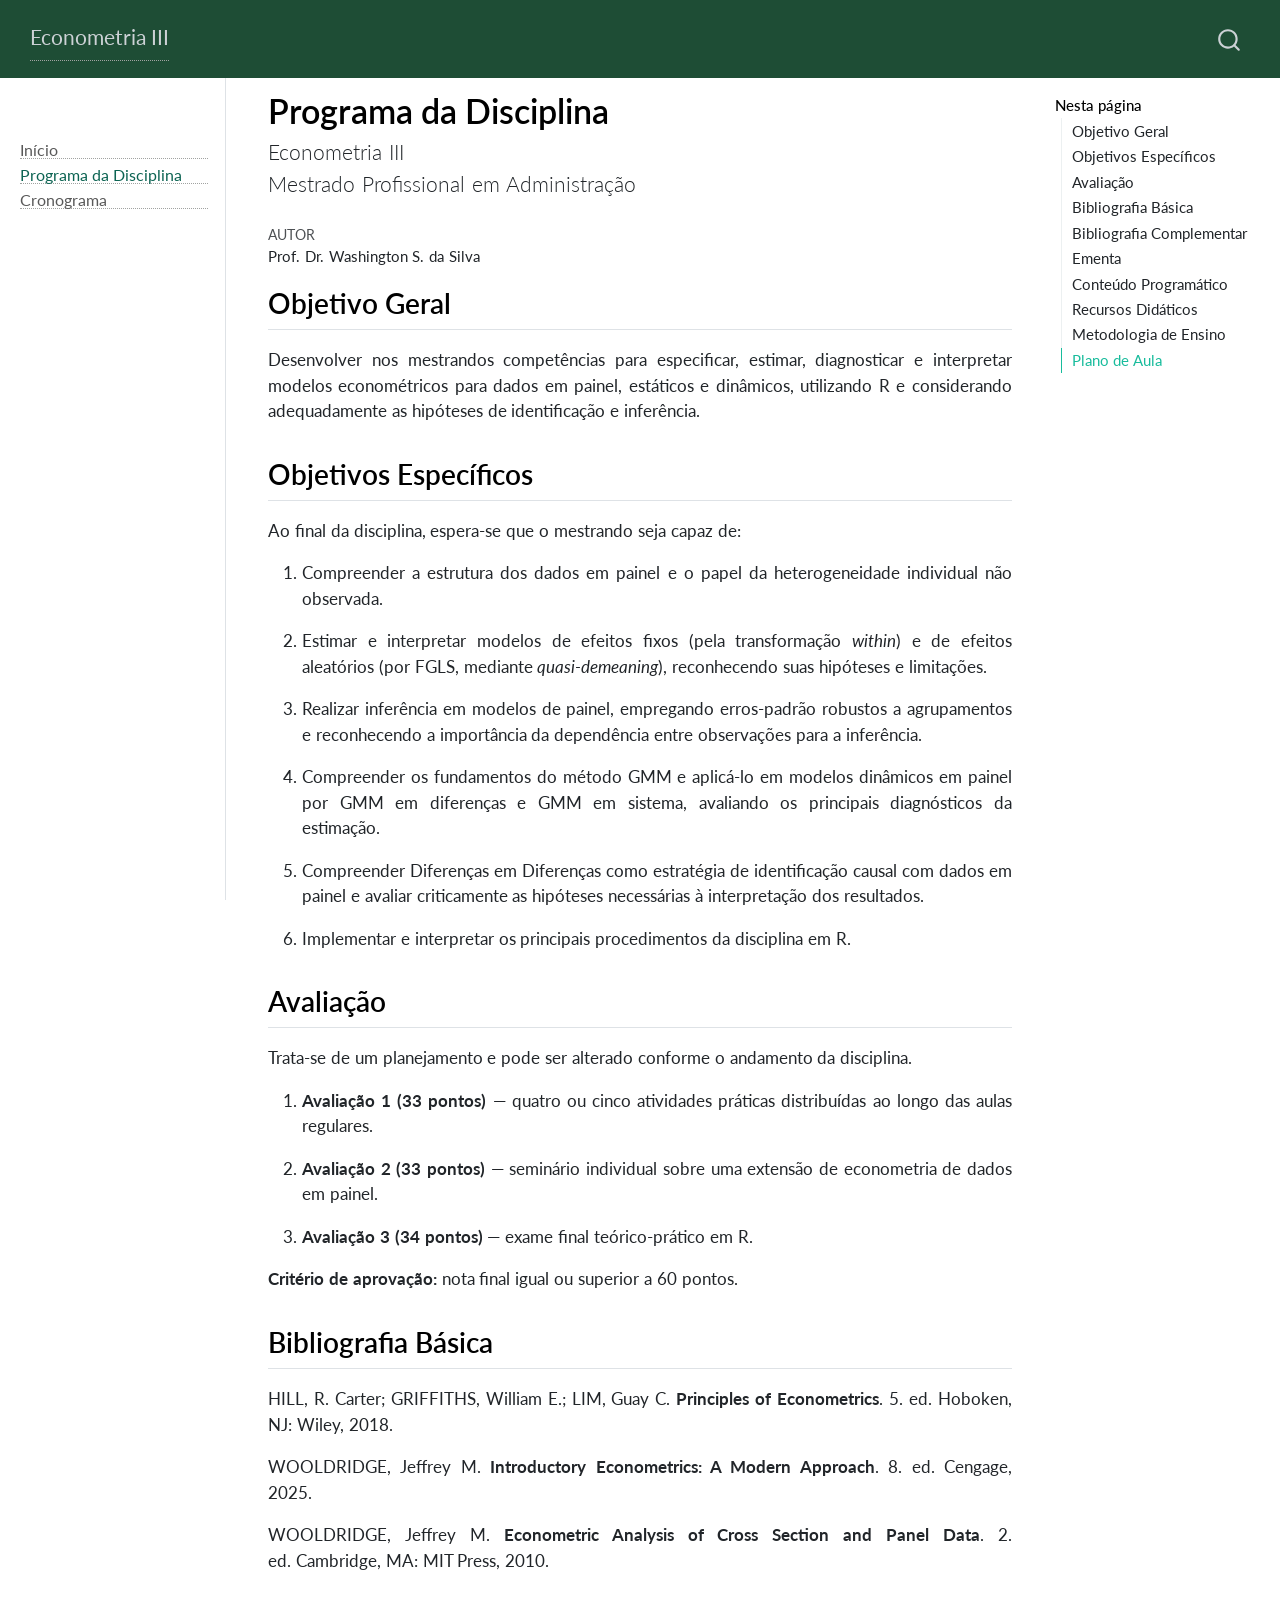
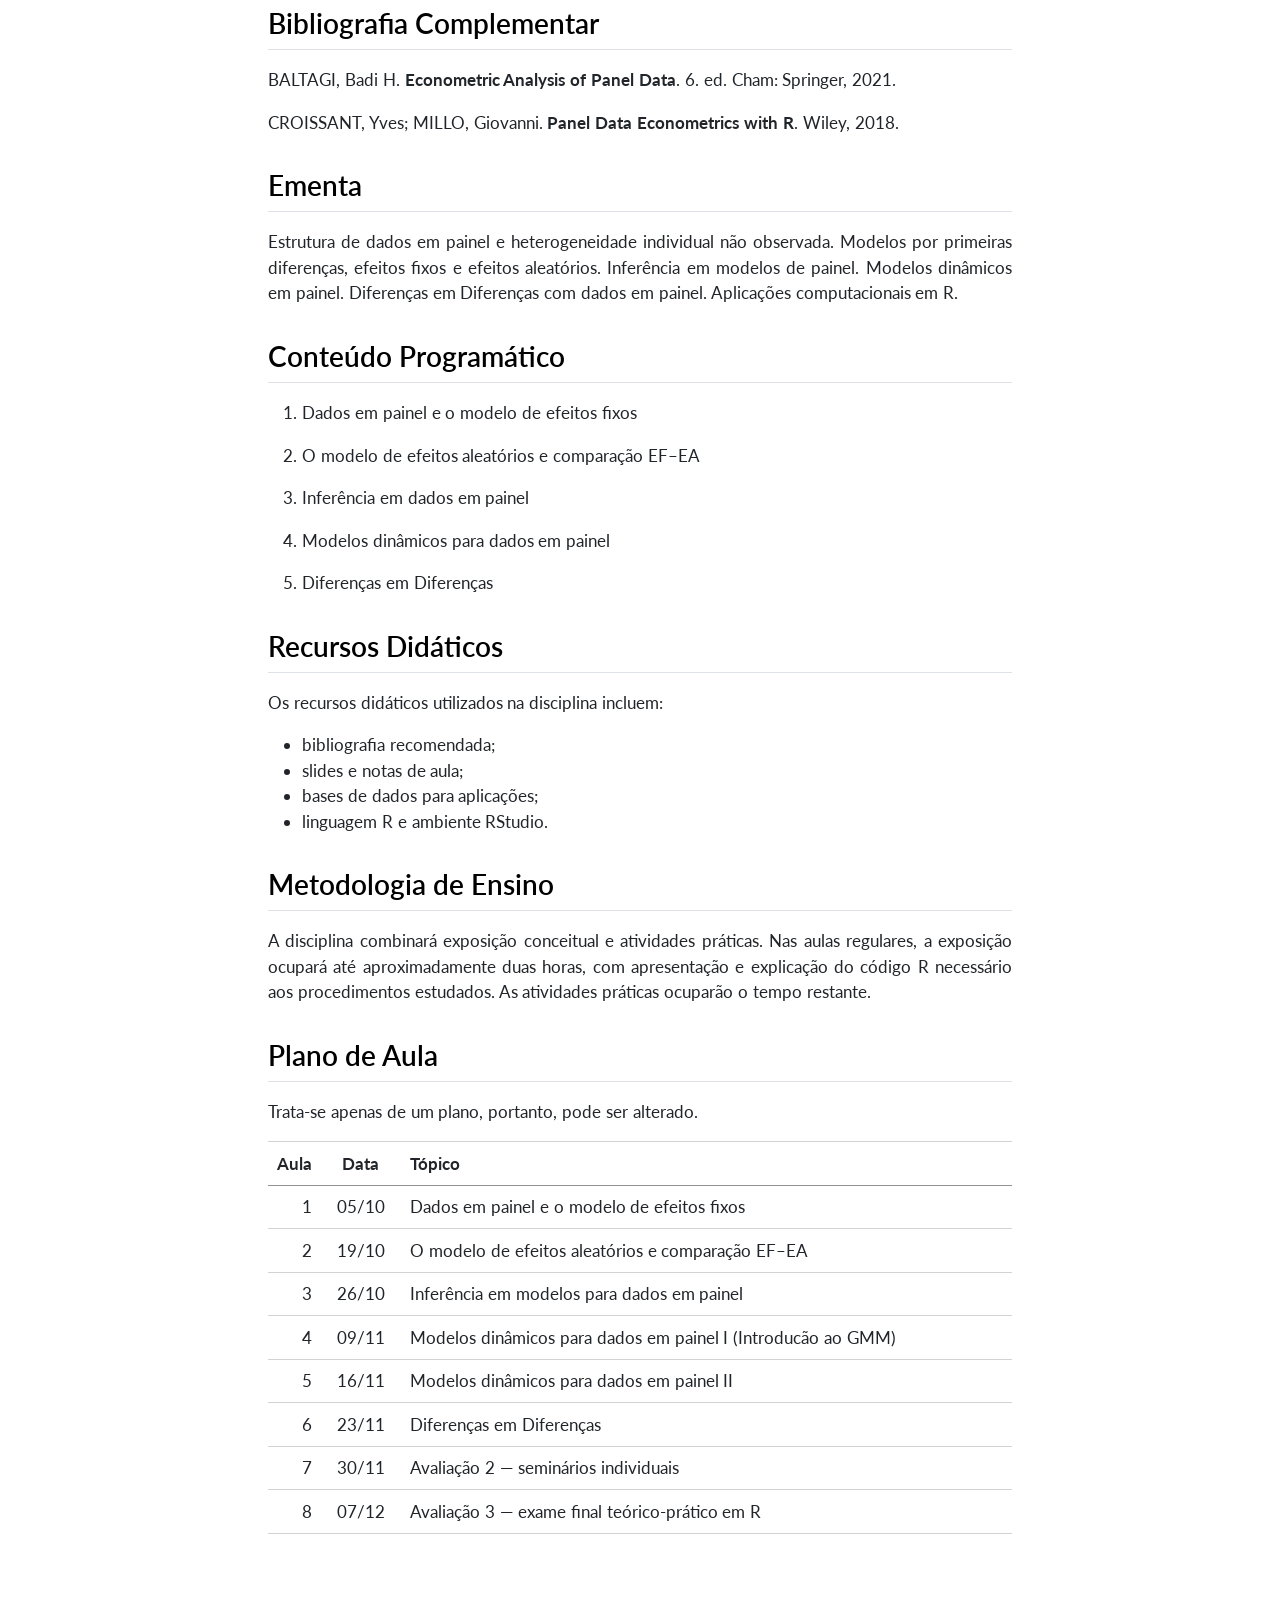
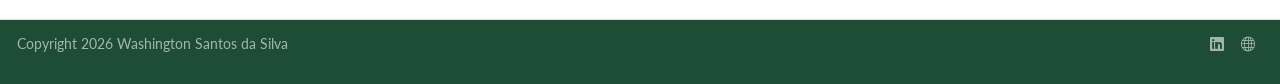
<file: docs/programa.html>
<!DOCTYPE html>
<html xmlns="http://www.w3.org/1999/xhtml" lang="pt-BR" xml:lang="pt-BR"><head>

<meta charset="utf-8">
<meta name="generator" content="quarto-1.11.9">

<meta name="viewport" content="width=device-width, initial-scale=1.0, user-scalable=yes">

<meta name="author" content="Prof.&nbsp;Dr.&nbsp;Washington S. da Silva">

<title>Programa da Disciplina – Econometria III</title>
<style>
/* Default styles provided by pandoc.
** See https://pandoc.org/MANUAL.html#variables-for-html for config info.
*/
span.smallcaps{font-variant: small-caps;}
div.columns{display: flex; gap: 1.5em;}
div.column{flex: auto;}
@media screen {
div.columns{gap: min(4vw, 1.5em);}
div.column{overflow-x: auto;}
}
div.hanging-indent{margin-left: 1.5em; text-indent: -1.5em;}
ul.task-list{list-style: none;}
ul.task-list li input[type="checkbox"] {
  width: 0.8em;
  margin: 0 0.8em 0.2em -1em; /* quarto-specific, see https://github.com/quarto-dev/quarto-cli/issues/4556 */ 
  vertical-align: middle;
}
</style>


<script src="site_libs/quarto-nav/quarto-nav.js"></script>
<script src="site_libs/quarto-nav/headroom.min.js"></script>
<script src="site_libs/clipboard/clipboard.min.js"></script>
<script src="site_libs/quarto-search/autocomplete.umd.js"></script>
<script src="site_libs/quarto-search/fuse.min.js"></script>
<script src="site_libs/quarto-search/quarto-search.js"></script>
<meta name="quarto:offset" content="./">
<script src="site_libs/quarto-html/quarto.js" type="module"></script>
<script src="site_libs/quarto-html/tabsets/tabsets.js" type="module"></script>
<script src="site_libs/quarto-html/scrollable-regions/scrollable-regions.js" type="module"></script>
<script src="site_libs/quarto-html/popper.min.js"></script>
<script src="site_libs/quarto-html/tippy.umd.min.js"></script>
<script src="site_libs/quarto-html/anchor.min.js"></script>
<link href="site_libs/quarto-html/tippy.css" rel="stylesheet">
<link href="site_libs/quarto-html/quarto-syntax-highlighting-63b5708e65d6cd79cd7618c58d0c21e7.css" rel="stylesheet" id="quarto-text-highlighting-styles">
<script src="site_libs/bootstrap/bootstrap.min.js"></script>
<link href="site_libs/bootstrap/bootstrap-icons.css" rel="stylesheet">
<link href="site_libs/bootstrap/bootstrap-e88deb7e6c24584379bc85de5eea1e26.min.css" rel="stylesheet" append-hash="true" id="quarto-bootstrap" data-mode="light">
<script id="quarto-search-options" type="application/json">{
  "location": "navbar",
  "copy-button": false,
  "collapse-after": 3,
  "panel-placement": "end",
  "type": "overlay",
  "limit": 50,
  "keyboard-shortcut": [
    "f",
    "/",
    "s"
  ],
  "show-item-context": false,
  "language": {
    "search-no-results-text": "Nenhum resultado",
    "search-matching-documents-text": "documentos correspondentes",
    "search-copy-link-title": "Copiar link para a busca",
    "search-hide-matches-text": "Esconder correspondências adicionais",
    "search-more-match-text": "mais correspondência neste documento",
    "search-more-matches-text": "mais correspondências neste documento",
    "search-clear-button-title": "Limpar",
    "search-text-placeholder": "",
    "search-detached-cancel-button-title": "Cancelar",
    "search-submit-button-title": "Enviar",
    "search-label": "Procurar"
  }
}</script>


<link rel="stylesheet" href="styles.css">
</head>

<body class="nav-sidebar docked nav-fixed quarto-light"><a id="quarto-skip-link" class="visually-hidden-focusable" href="#quarto-document-content">Pular para o conteúdo principal</a>

<div id="quarto-search-results"></div>
  <header id="quarto-header" class="headroom fixed-top">
    <nav class="navbar navbar-expand-lg " data-bs-theme="dark" aria-label="Site">
      <div class="navbar-container container-fluid">
      <div class="navbar-brand-container mx-auto">
    <a class="navbar-brand" href="./index.html">
    <span class="navbar-title">Econometria III</span>
    </a>
  </div>
        <div class="quarto-navbar-tools tools-end">
</div>
          <div id="quarto-search" class="" title="Procurar"></div>
      </div> <!-- /container-fluid -->
    </nav>
  <nav class="quarto-secondary-nav" aria-label="Barra de ferramentas">
    <div class="container-fluid d-flex">
      <button type="button" class="quarto-btn-toggle btn" data-bs-toggle="collapse" role="button" data-bs-target=".quarto-sidebar-collapse-item" aria-controls="quarto-sidebar" aria-expanded="false" aria-label="Alternar barra lateral" onclick="if (window.quartoToggleHeadroom) { window.quartoToggleHeadroom(); }">
        <i class="bi bi-layout-text-sidebar-reverse"></i>
      </button>
        <nav class="quarto-page-breadcrumbs" aria-label="Caminho"><ol class="breadcrumb"><li class="breadcrumb-item"><a href="./programa.html">Programa da Disciplina</a></li></ol></nav>
        <a class="flex-grow-1" data-bs-toggle="collapse" data-bs-target=".quarto-sidebar-collapse-item" onclick="if (window.quartoToggleHeadroom) { window.quartoToggleHeadroom(); }">      
        </a>
      <button type="button" class="btn quarto-search-button" aria-label="Procurar" onclick="window.quartoOpenSearch();">
        <i class="bi bi-search"></i>
      </button>
    </div>
  </nav>
</header>
<!-- content -->
<div id="quarto-content" class="quarto-container page-columns page-rows-contents page-layout-article page-navbar">
<!-- sidebar -->
  <nav id="quarto-sidebar" class="sidebar collapse collapse-horizontal quarto-sidebar-collapse-item sidebar-navigation docked overflow-auto" aria-label="Seção">
        <div class="mt-2 flex-shrink-0 align-items-center">
        <div class="sidebar-search">
        <div id="quarto-search" class="" title="Procurar"></div>
        </div>
        </div>
    <div class="sidebar-menu-container"> 
    <ul class="list-unstyled mt-1">
        <li class="sidebar-item">
  <div class="sidebar-item-container"> 
  <a href="./index.html" class="sidebar-item-text sidebar-link">
 <span class="menu-text">Início</span></a>
  </div>
</li>
        <li class="sidebar-item">
  <div class="sidebar-item-container"> 
  <a href="./programa.html" class="sidebar-item-text sidebar-link active">
 <span class="menu-text">Programa da Disciplina</span></a>
  </div>
</li>
        <li class="sidebar-item">
  <div class="sidebar-item-container"> 
  <a href="./cronograma.html" class="sidebar-item-text sidebar-link">
 <span class="menu-text">Cronograma</span></a>
  </div>
</li>
    </ul>
    </div>
</nav>
<div id="quarto-sidebar-glass" class="quarto-sidebar-collapse-item" data-bs-toggle="collapse" data-bs-target=".quarto-sidebar-collapse-item"></div>
<!-- margin-sidebar -->
    <div id="quarto-margin-sidebar" class="sidebar margin-sidebar">
        <nav id="TOC" role="doc-toc" aria-labelledby="toc-title" class="toc-active">
    <h2 id="toc-title">Nesta página</h2>
   
  <ul>
  <li><a href="#objetivo-geral" id="toc-objetivo-geral" class="nav-link active" data-scroll-target="#objetivo-geral">Objetivo Geral</a></li>
  <li><a href="#objetivos-específicos" id="toc-objetivos-específicos" class="nav-link" data-scroll-target="#objetivos-específicos">Objetivos Específicos</a></li>
  <li><a href="#avaliação" id="toc-avaliação" class="nav-link" data-scroll-target="#avaliação">Avaliação</a></li>
  <li><a href="#bibliografia-básica" id="toc-bibliografia-básica" class="nav-link" data-scroll-target="#bibliografia-básica">Bibliografia Básica</a></li>
  <li><a href="#bibliografia-complementar" id="toc-bibliografia-complementar" class="nav-link" data-scroll-target="#bibliografia-complementar">Bibliografia Complementar</a></li>
  <li><a href="#ementa" id="toc-ementa" class="nav-link" data-scroll-target="#ementa">Ementa</a></li>
  <li><a href="#conteúdo-programático" id="toc-conteúdo-programático" class="nav-link" data-scroll-target="#conteúdo-programático">Conteúdo Programático</a></li>
  <li><a href="#recursos-didáticos" id="toc-recursos-didáticos" class="nav-link" data-scroll-target="#recursos-didáticos">Recursos Didáticos</a></li>
  <li><a href="#metodologia-de-ensino" id="toc-metodologia-de-ensino" class="nav-link" data-scroll-target="#metodologia-de-ensino">Metodologia de Ensino</a></li>
  <li><a href="#plano-de-aula" id="toc-plano-de-aula" class="nav-link" data-scroll-target="#plano-de-aula">Plano de Aula</a></li>
  </ul>
</nav>
    </div>
<!-- main -->
<main class="content" id="quarto-document-content" tabindex="-1">

<header id="title-block-header" class="quarto-title-block default">
<div class="quarto-title">
<h1 class="title">Programa da Disciplina</h1>
<p class="subtitle lead">Econometria III <br> Mestrado Profissional em Administração</p>
</div>



<div class="quarto-title-meta">

    <div>
    <div class="quarto-title-meta-heading">Autor</div>
    <div class="quarto-title-meta-contents">
             <p>Prof.&nbsp;Dr.&nbsp;Washington S. da Silva </p>
          </div>
  </div>
    
  
    
  </div>
  


</header>


<section id="objetivo-geral" class="level2">
<h2 class="anchored" data-anchor-id="objetivo-geral">Objetivo Geral</h2>
<p>Desenvolver nos mestrandos competências para especificar, estimar, diagnosticar e interpretar modelos econométricos para dados em painel, estáticos e dinâmicos, utilizando R e considerando adequadamente as hipóteses de identificação e inferência.</p>
</section>
<section id="objetivos-específicos" class="level2">
<h2 class="anchored" data-anchor-id="objetivos-específicos">Objetivos Específicos</h2>
<p>Ao final da disciplina, espera-se que o mestrando seja capaz de:</p>
<ol type="1">
<li><p>Compreender a estrutura dos dados em painel e o papel da heterogeneidade individual não observada.</p></li>
<li><p>Estimar e interpretar modelos de efeitos fixos (pela transformação <em>within</em>) e de efeitos aleatórios (por FGLS, mediante <em>quasi-demeaning</em>), reconhecendo suas hipóteses e limitações.</p></li>
<li><p>Realizar inferência em modelos de painel, empregando erros-padrão robustos a agrupamentos e reconhecendo a importância da dependência entre observações para a inferência.</p></li>
<li><p>Compreender os fundamentos do método GMM e aplicá-lo em modelos dinâmicos em painel por GMM em diferenças e GMM em sistema, avaliando os principais diagnósticos da estimação.</p></li>
<li><p>Compreender Diferenças em Diferenças como estratégia de identificação causal com dados em painel e avaliar criticamente as hipóteses necessárias à interpretação dos resultados.</p></li>
<li><p>Implementar e interpretar os principais procedimentos da disciplina em R.</p></li>
</ol>
</section>
<section id="avaliação" class="level2">
<h2 class="anchored" data-anchor-id="avaliação">Avaliação</h2>
<p>Trata-se de um planejamento e pode ser alterado conforme o andamento da disciplina.</p>
<ol type="1">
<li><p><strong>Avaliação 1 (33 pontos)</strong> — quatro ou cinco atividades práticas distribuídas ao longo das aulas regulares.</p></li>
<li><p><strong>Avaliação 2 (33 pontos)</strong> — seminário individual sobre uma extensão de econometria de dados em painel.</p></li>
<li><p><strong>Avaliação 3 (34 pontos)</strong> — exame final teórico-prático em R.</p></li>
</ol>
<p><strong>Critério de aprovação:</strong> nota final igual ou superior a 60 pontos.</p>
</section>
<section id="bibliografia-básica" class="level2">
<h2 class="anchored" data-anchor-id="bibliografia-básica">Bibliografia Básica</h2>
<p>HILL, R. Carter; GRIFFITHS, William E.; LIM, Guay C. <strong>Principles of Econometrics</strong>. 5. ed.&nbsp;Hoboken, NJ: Wiley, 2018.</p>
<p>WOOLDRIDGE, Jeffrey M. <strong>Introductory Econometrics: A Modern Approach</strong>. 8. ed.&nbsp;Cengage, 2025.</p>
<p>WOOLDRIDGE, Jeffrey M. <strong>Econometric Analysis of Cross Section and Panel Data</strong>. 2. ed.&nbsp;Cambridge, MA: MIT Press, 2010.</p>
</section>
<section id="bibliografia-complementar" class="level2">
<h2 class="anchored" data-anchor-id="bibliografia-complementar">Bibliografia Complementar</h2>
<p>BALTAGI, Badi H. <strong>Econometric Analysis of Panel Data</strong>. 6. ed.&nbsp;Cham: Springer, 2021.</p>
<p>CROISSANT, Yves; MILLO, Giovanni. <strong>Panel Data Econometrics with R</strong>. Wiley, 2018.</p>
</section>
<section id="ementa" class="level2">
<h2 class="anchored" data-anchor-id="ementa">Ementa</h2>
<p>Estrutura de dados em painel e heterogeneidade individual não observada. Modelos por primeiras diferenças, efeitos fixos e efeitos aleatórios. Inferência em modelos de painel. Modelos dinâmicos em painel. Diferenças em Diferenças com dados em painel. Aplicações computacionais em R.</p>
</section>
<section id="conteúdo-programático" class="level2">
<h2 class="anchored" data-anchor-id="conteúdo-programático">Conteúdo Programático</h2>
<ol type="1">
<li><p>Dados em painel e o modelo de efeitos fixos</p></li>
<li><p>O modelo de efeitos aleatórios e comparação EF–EA</p></li>
<li><p>Inferência em dados em painel</p></li>
<li><p>Modelos dinâmicos para dados em painel</p></li>
<li><p>Diferenças em Diferenças</p></li>
</ol>
</section>
<section id="recursos-didáticos" class="level2">
<h2 class="anchored" data-anchor-id="recursos-didáticos">Recursos Didáticos</h2>
<p>Os recursos didáticos utilizados na disciplina incluem:</p>
<ul>
<li>bibliografia recomendada;</li>
<li>slides e notas de aula;</li>
<li>bases de dados para aplicações;</li>
<li>linguagem R e ambiente RStudio.</li>
</ul>
</section>
<section id="metodologia-de-ensino" class="level2">
<h2 class="anchored" data-anchor-id="metodologia-de-ensino">Metodologia de Ensino</h2>
<p>A disciplina combinará exposição conceitual e atividades práticas. Nas aulas regulares, a exposição ocupará até aproximadamente duas horas, com apresentação e explicação do código R necessário aos procedimentos estudados. As atividades práticas ocuparão o tempo restante.</p>
</section>
<section id="plano-de-aula" class="level2">
<h2 class="anchored" data-anchor-id="plano-de-aula">Plano de Aula</h2>
<p>Trata-se apenas de um plano, portanto, pode ser alterado.</p>
<table class="caption-top table">
<colgroup>
<col style="width: 6%">
<col style="width: 11%">
<col style="width: 82%">
</colgroup>
<thead>
<tr class="header">
<th style="text-align: right;">Aula</th>
<th style="text-align: center;">Data</th>
<th>Tópico</th>
</tr>
</thead>
<tbody>
<tr class="odd">
<td style="text-align: right;">1</td>
<td style="text-align: center;">05/10</td>
<td>Dados em painel e o modelo de efeitos fixos</td>
</tr>
<tr class="even">
<td style="text-align: right;">2</td>
<td style="text-align: center;">19/10</td>
<td>O modelo de efeitos aleatórios e comparação EF–EA</td>
</tr>
<tr class="odd">
<td style="text-align: right;">3</td>
<td style="text-align: center;">26/10</td>
<td>Inferência em modelos para dados em painel</td>
</tr>
<tr class="even">
<td style="text-align: right;">4</td>
<td style="text-align: center;">09/11</td>
<td>Modelos dinâmicos para dados em painel I (Introducão ao GMM)</td>
</tr>
<tr class="odd">
<td style="text-align: right;">5</td>
<td style="text-align: center;">16/11</td>
<td>Modelos dinâmicos para dados em painel II</td>
</tr>
<tr class="even">
<td style="text-align: right;">6</td>
<td style="text-align: center;">23/11</td>
<td>Diferenças em Diferenças</td>
</tr>
<tr class="odd">
<td style="text-align: right;">7</td>
<td style="text-align: center;">30/11</td>
<td>Avaliação 2 — seminários individuais</td>
</tr>
<tr class="even">
<td style="text-align: right;">8</td>
<td style="text-align: center;">07/12</td>
<td>Avaliação 3 — exame final teórico-prático em R</td>
</tr>
</tbody>
</table>


</section>

</main> <!-- /main -->
<script id="quarto-html-after-body" type="application/javascript">
  window.document.addEventListener("DOMContentLoaded", function (event) {
    const icon = "";
    const anchorJS = new window.AnchorJS();
    anchorJS.options = {
      placement: 'right',
      icon: icon
    };
    anchorJS.add('.anchored');
    const isCodeAnnotation = (el) => {
      for (const clz of el.classList) {
        if (clz.startsWith('code-annotation-')) {                     
          return true;
        }
      }
      return false;
    }
    const onCopySuccess = function(e) {
      // button target
      const button = e.trigger;
      // don't keep focus
      button.blur();
      // flash "checked"
      button.classList.add('code-copy-button-checked');
      var currentTitle = button.getAttribute("title");
      button.setAttribute("title", "Copiada");
      let tooltip;
      if (window.bootstrap) {
        button.setAttribute("data-bs-toggle", "tooltip");
        button.setAttribute("data-bs-placement", "left");
        button.setAttribute("data-bs-title", "Copiada");
        tooltip = new bootstrap.Tooltip(button, 
          { trigger: "manual", 
            customClass: "code-copy-button-tooltip",
            offset: [0, -8]});
        tooltip.show();    
      }
      setTimeout(function() {
        if (tooltip) {
          tooltip.hide();
          button.removeAttribute("data-bs-title");
          button.removeAttribute("data-bs-toggle");
          button.removeAttribute("data-bs-placement");
        }
        button.setAttribute("title", currentTitle);
        button.classList.remove('code-copy-button-checked');
      }, 1000);
      // clear code selection
      e.clearSelection();
    }
    const getTextToCopy = function(trigger) {
      const outerScaffold = trigger.parentElement.cloneNode(true);
      const codeEl = outerScaffold.querySelector('code');
      for (const childEl of codeEl.children) {
        if (isCodeAnnotation(childEl)) {
          childEl.remove();
        }
      }
      return codeEl.innerText;
    }
    const clipboard = new window.ClipboardJS('.code-copy-button:not([data-in-quarto-modal])', {
      text: getTextToCopy
    });
    clipboard.on('success', onCopySuccess);
    if (window.document.getElementById('quarto-embedded-source-code-modal')) {
      const clipboardModal = new window.ClipboardJS('.code-copy-button[data-in-quarto-modal]', {
        text: getTextToCopy,
        container: window.document.getElementById('quarto-embedded-source-code-modal')
      });
      clipboardModal.on('success', onCopySuccess);
    }
      var localhostRegex = new RegExp(/^(?:http|https):\/\/localhost\:?[0-9]*\//);
      var mailtoRegex = new RegExp(/^mailto:/);
        var filterRegex = new RegExp('/' + window.location.host + '/');
      var isInternal = (href) => {
          return filterRegex.test(href) || localhostRegex.test(href) || mailtoRegex.test(href);
      }
      // Inspect non-navigation links and adorn them if external
      window.quartoDecorateExternalLinks = function (root) {
     var links = (root || window.document).querySelectorAll('a[href]:not(.nav-link):not(.navbar-brand):not(.toc-action):not(.sidebar-link):not(.sidebar-item-toggle):not(.pagination-link):not(.no-external):not([aria-hidden]):not(.dropdown-item):not(.quarto-navigation-tool):not(.about-link)');
      for (var i=0; i<links.length; i++) {
        const link = links[i];
        if (!isInternal(link.href)) {
          // undo the damage that might have been done by quarto-nav.js in the case of
          // links that we want to consider external
          if (link.dataset.originalHref !== undefined) {
            link.href = link.dataset.originalHref;
          }
          if (!link.classList.contains('no-external-icon')) {
          }
        }
      }
      };
      window.quartoDecorateExternalLinks(window.document);
    // Esc closes the popup (WCAG 1.4.13) and focus leaving both trigger and
    // popup closes it (WCAG 2.4.11); tippy handles neither for interactive popups.
    const hideOnEscAndFocusOut = {
      name: 'hideOnEscAndFocusOut',
      defaultValue: true,
      fn(instance) {
        const dismiss = () => {
          // A show scheduled by the trigger delay would otherwise reopen it
          instance.clearDelayTimeouts();
          instance.hide();
        };
        const onKeyDown = (event) => {
          if (event.key !== 'Escape') {
            return;
          }
          // Keep Esc from also reaching page handlers (e.g. reveal.js overview),
          // except an open reveal.js slide menu, which Esc should close too.
          // The menu handles keys only when its keyboard option is on.
          const menuHandlesEsc = window.Reveal?.getPlugin?.('menu')?.isOpen() &&
            window.Reveal.getConfig().menu?.keyboard !== false;
          if (!menuHandlesEsc) {
            event.stopPropagation();
          }
          if (instance.popper.contains(window.document.activeElement)) {
            // Disabled while refocusing so the focus trigger does not reopen it
            instance.disable();
            instance.reference.focus();
            instance.enable();
          }
          dismiss();
        };
        const onFocusOut = (event) => {
          const target = event.relatedTarget;
          if (target && !instance.reference.contains(target) &&
              !instance.popper.contains(target)) {
            dismiss();
          }
        };
        // On the trigger too: a click trigger (code-annotations: select) has no
        // blur handling. Attached for the instance's lifetime so leaving the
        // trigger also cancels a show still pending on the trigger delay.
        instance.reference.addEventListener('focusout', onFocusOut);
        return {
          onShow() {
            window.document.addEventListener('keydown', onKeyDown, true);
            instance.popper.addEventListener('focusout', onFocusOut);
          },
          onHide() {
            window.document.removeEventListener('keydown', onKeyDown, true);
            instance.popper.removeEventListener('focusout', onFocusOut);
          },
          onDestroy() {
            instance.reference.removeEventListener('focusout', onFocusOut);
          },
        };
      },
    };
    function tippyHover(el, contentFn, onTriggerFn, onUntriggerFn) {
      const config = {
        allowHTML: true,
        maxWidth: 500,
        delay: 100,
        arrow: false,
        appendTo: function(el) {
            return el.parentElement;
        },
        interactive: true,
        interactiveBorder: 10,
        theme: 'quarto',
        placement: 'bottom-start',
        plugins: [hideOnEscAndFocusOut],
      };
      if (contentFn) {
        config.content = contentFn;
      }
      if (onTriggerFn) {
        config.onTrigger = onTriggerFn;
      }
      if (onUntriggerFn) {
        config.onUntrigger = onUntriggerFn;
      }
      window.tippy(el, config); 
    }
    const noterefs = window.document.querySelectorAll('a[role="doc-noteref"]');
    for (var i=0; i<noterefs.length; i++) {
      const ref = noterefs[i];
      tippyHover(ref, function() {
        // use id or data attribute instead here
        let href = ref.getAttribute('data-footnote-href') || ref.getAttribute('href');
        try { href = new URL(href).hash; } catch {}
        const id = href.replace(/^#\/?/, "");
        const note = window.document.getElementById(id);
        if (note) {
          return note.innerHTML;
        } else {
          return "";
        }
      });
    }
    const xrefs = window.document.querySelectorAll('a.quarto-xref');
    const processXRef = (id, note) => {
      // Strip column container classes
      const stripColumnClz = (el) => {
        el.classList.remove("page-full", "page-columns");
        if (el.children) {
          for (const child of el.children) {
            stripColumnClz(child);
          }
        }
      }
      stripColumnClz(note)
      if (id === null || id.startsWith('sec-')) {
        // Special case sections, only their first couple elements
        const container = document.createElement("div");
        if (note.children && note.children.length > 2) {
          container.appendChild(note.children[0].cloneNode(true));
          for (let i = 1; i < note.children.length; i++) {
            const child = note.children[i];
            if (child.tagName === "P" && child.innerText === "") {
              continue;
            } else {
              container.appendChild(child.cloneNode(true));
              break;
            }
          }
          if (window.Quarto?.typesetMath) {
            window.Quarto.typesetMath(container);
          }
          return container.innerHTML
        } else {
          if (window.Quarto?.typesetMath) {
            window.Quarto.typesetMath(note);
          }
          return note.innerHTML;
        }
      } else {
        // Remove any anchor links if they are present
        const anchorLink = note.querySelector('a.anchorjs-link');
        if (anchorLink) {
          anchorLink.remove();
        }
        if (window.Quarto?.typesetMath) {
          window.Quarto.typesetMath(note);
        }
        if (note.classList.contains("callout")) {
          return note.outerHTML;
        } else {
          return note.innerHTML;
        }
      }
    }
    for (var i=0; i<xrefs.length; i++) {
      const xref = xrefs[i];
      tippyHover(xref, undefined, function(instance) {
        instance.disable();
        let url = xref.getAttribute('href');
        let hash = undefined; 
        if (url.startsWith('#')) {
          hash = url;
        } else {
          try { hash = new URL(url).hash; } catch {}
        }
        if (hash) {
          const id = hash.replace(/^#\/?/, "");
          const note = window.document.getElementById(id);
          if (note !== null) {
            try {
              const html = processXRef(id, note.cloneNode(true));
              instance.setContent(html);
            } finally {
              instance.enable();
              instance.show();
            }
          } else {
            // See if we can fetch this
            fetch(url.split('#')[0])
            .then(res => res.text())
            .then(html => {
              const parser = new DOMParser();
              const htmlDoc = parser.parseFromString(html, "text/html");
              const note = htmlDoc.getElementById(id);
              if (note !== null) {
                const html = processXRef(id, note);
                instance.setContent(html);
              } 
            }).finally(() => {
              instance.enable();
              instance.show();
            });
          }
        } else {
          // See if we can fetch a full url (with no hash to target)
          // This is a special case and we should probably do some content thinning / targeting
          fetch(url)
          .then(res => res.text())
          .then(html => {
            const parser = new DOMParser();
            const htmlDoc = parser.parseFromString(html, "text/html");
            const note = htmlDoc.querySelector('main.content');
            if (note !== null) {
              // This should only happen for chapter cross references
              // (since there is no id in the URL)
              // remove the first header
              if (note.children.length > 0 && note.children[0].tagName === "HEADER") {
                note.children[0].remove();
              }
              const html = processXRef(null, note);
              instance.setContent(html);
            } 
          }).finally(() => {
            instance.enable();
            instance.show();
          });
        }
      }, function(instance) {
      });
    }
        let selectedAnnoteEl;
        const selectorForAnnotation = ( cell, annotation) => {
          let cellAttr = 'data-code-cell="' + cell + '"';
          let lineAttr = 'data-code-annotation="' +  annotation + '"';
          const selector = 'span[' + cellAttr + '][' + lineAttr + ']';
          return selector;
        }
        const selectCodeLines = (annoteEl) => {
          const doc = window.document;
          const targetCell = annoteEl.getAttribute("data-target-cell");
          const targetAnnotation = annoteEl.getAttribute("data-target-annotation");
          const annoteSpan = window.document.querySelector(selectorForAnnotation(targetCell, targetAnnotation));
          const lines = annoteSpan.getAttribute("data-code-lines").split(",");
          const lineIds = lines.map((line) => {
            return targetCell + "-" + line;
          })
          // Each band is positioned against its own containing block, which is
          // not the offsetParent of the lines, so place it from client rects.
          const placeBand = (band, firstEl, lastEl, codeBlock) => {
            const container = band.offsetParent;
            if (container === null) {
              return;
            }
            const containerRect = container.getBoundingClientRect();
            // Reveal.js scales slides with a transform, so convert client
            // pixels back to the CSS pixels of the container.
            const scale = containerRect.height / container.offsetHeight || 1;
            const firstRect = firstEl.getBoundingClientRect();
            const lastRect = lastEl.getBoundingClientRect();
            const top = (firstRect.top - containerRect.top) / scale - container.clientTop + container.scrollTop;
            const height = (lastRect.bottom - firstRect.top) / scale;
            band.style.top = top - 2 + "px";
            band.style.height = height + 4 + "px";
            if (codeBlock) {
              // Without the copy button wrapper, the containing block is wider
              // than the code block, so span the code block explicitly.
              const blockRect = codeBlock.getBoundingClientRect();
              band.style.left = (blockRect.left - containerRect.left) / scale - container.clientLeft + container.scrollLeft + "px";
              band.style.width = blockRect.width / scale + "px";
            }
          };
          if (lineIds.length > 0) {
            const el = window.document.getElementById(lineIds[0]);
            const lastEl = window.document.getElementById(lineIds[lineIds.length - 1]);
            const parent = el.parentElement.parentElement;
            // cook up a div (if necessary) and position it
            let div = window.document.getElementById("code-annotation-line-highlight");
            if (div === null) {
              div = window.document.createElement("div");
              div.setAttribute("id", "code-annotation-line-highlight");
              div.style.position = 'absolute';
              parent.appendChild(div);
            }
            placeBand(div, el, lastEl, parent.closest("div.sourceCode") || parent);
            let gutterDiv = window.document.getElementById("code-annotation-line-highlight-gutter");
            if (gutterDiv === null) {
              gutterDiv = window.document.createElement("div");
              gutterDiv.setAttribute("id", "code-annotation-line-highlight-gutter");
              gutterDiv.style.position = 'absolute';
              const codeCell = window.document.getElementById(targetCell);
              const gutter = codeCell.querySelector('.code-annotation-gutter');
              gutter.appendChild(gutterDiv);
            }
            placeBand(gutterDiv, el, lastEl);
            selectedAnnoteEl = annoteEl;
          }
        };
        const unselectCodeLines = () => {
          const elementsIds = ["code-annotation-line-highlight", "code-annotation-line-highlight-gutter"];
          elementsIds.forEach((elId) => {
            const div = window.document.getElementById(elId);
            if (div) {
              div.remove();
            }
          });
          selectedAnnoteEl = undefined;
        };
          // Handle positioning of the toggle
      window.addEventListener(
        "resize",
        throttle(() => {
          elRect = undefined;
          if (selectedAnnoteEl) {
            selectCodeLines(selectedAnnoteEl);
          }
        }, 10)
      );
      function throttle(fn, ms) {
      let throttle = false;
      let timer;
        return (...args) => {
          if(!throttle) { // first call gets through
              fn.apply(this, args);
              throttle = true;
          } else { // all the others get throttled
              if(timer) clearTimeout(timer); // cancel #2
              timer = setTimeout(() => {
                fn.apply(this, args);
                timer = throttle = false;
              }, ms);
          }
        };
      }
        // Attach click handler to the DT
        const annoteDls = window.document.querySelectorAll('dt[data-target-cell]');
        for (const annoteDlNode of annoteDls) {
          annoteDlNode.addEventListener('click', (event) => {
            const clickedEl = event.target;
            if (clickedEl !== selectedAnnoteEl) {
              unselectCodeLines();
              const activeEl = window.document.querySelector('dt[data-target-cell].code-annotation-active');
              if (activeEl) {
                activeEl.classList.remove('code-annotation-active');
              }
              selectCodeLines(clickedEl);
              clickedEl.classList.add('code-annotation-active');
            } else {
              // Unselect the line
              unselectCodeLines();
              clickedEl.classList.remove('code-annotation-active');
            }
          });
        }
    const findCites = (el) => {
      const parentEl = el.parentElement;
      if (parentEl) {
        const cites = parentEl.dataset.cites;
        if (cites) {
          return {
            el,
            cites: cites.split(' ')
          };
        } else {
          return findCites(el.parentElement)
        }
      } else {
        return undefined;
      }
    };
    var bibliorefs = window.document.querySelectorAll('a[role="doc-biblioref"]');
    for (var i=0; i<bibliorefs.length; i++) {
      const ref = bibliorefs[i];
      const citeInfo = findCites(ref);
      if (citeInfo) {
        tippyHover(citeInfo.el, function() {
          var popup = window.document.createElement('div');
          citeInfo.cites.forEach(function(cite) {
            var citeDiv = window.document.createElement('div');
            citeDiv.classList.add('hanging-indent');
            citeDiv.classList.add('csl-entry');
            var biblioDiv = window.document.getElementById('ref-' + cite);
            if (biblioDiv) {
              citeDiv.innerHTML = biblioDiv.innerHTML;
            }
            popup.appendChild(citeDiv);
          });
          return popup.innerHTML;
        });
      }
    }
  });
  </script>
  <script type="application/javascript">
  window.quartoScrollableRegionsLabels = {"code":"Código deslocável","output":"Saída deslocável"};
  </script>
</div> <!-- /content -->
<footer class="footer">
  <div class="nav-footer">
    <div class="nav-footer-left">
<p>Copyright 2026 Washington Santos da Silva</p>
</div>   
    <div class="nav-footer-center">
      &nbsp;
    </div>
    <div class="nav-footer-right">
      <ul class="footer-items list-unstyled">
    <li class="nav-item compact">
    <a class="nav-link" href="https://www.linkedin.com/in/washingtonssilva/">
      <i class="bi bi-linkedin" role="img">
</i> 
    </a>
  </li>  
    <li class="nav-item compact">
    <a class="nav-link" href="https://washingtonsilva.github.io">
      <i class="bi bi-globe" role="img">
</i> 
    </a>
  </li>  
</ul>
    </div>
  </div>
</footer>




</body></html>
</file>
<file: docs/site_libs/quarto-html/tippy.css>
.tippy-box[data-animation=fade][data-state=hidden]{opacity:0}[data-tippy-root]{max-width:calc(100vw - 10px)}.tippy-box{position:relative;background-color:#333;color:#fff;border-radius:4px;font-size:14px;line-height:1.4;white-space:normal;outline:0;transition-property:transform,visibility,opacity}.tippy-box[data-placement^=top]>.tippy-arrow{bottom:0}.tippy-box[data-placement^=top]>.tippy-arrow:before{bottom:-7px;left:0;border-width:8px 8px 0;border-top-color:initial;transform-origin:center top}.tippy-box[data-placement^=bottom]>.tippy-arrow{top:0}.tippy-box[data-placement^=bottom]>.tippy-arrow:before{top:-7px;left:0;border-width:0 8px 8px;border-bottom-color:initial;transform-origin:center bottom}.tippy-box[data-placement^=left]>.tippy-arrow{right:0}.tippy-box[data-placement^=left]>.tippy-arrow:before{border-width:8px 0 8px 8px;border-left-color:initial;right:-7px;transform-origin:center left}.tippy-box[data-placement^=right]>.tippy-arrow{left:0}.tippy-box[data-placement^=right]>.tippy-arrow:before{left:-7px;border-width:8px 8px 8px 0;border-right-color:initial;transform-origin:center right}.tippy-box[data-inertia][data-state=visible]{transition-timing-function:cubic-bezier(.54,1.5,.38,1.11)}.tippy-arrow{width:16px;height:16px;color:#333}.tippy-arrow:before{content:"";position:absolute;border-color:transparent;border-style:solid}.tippy-content{position:relative;padding:5px 9px;z-index:1}
</file>
<file: docs/site_libs/quarto-html/quarto-syntax-highlighting-63b5708e65d6cd79cd7618c58d0c21e7.css>
/* quarto syntax highlight colors */
:root {
  --quarto-hl-ot-color: #003B4F;
  --quarto-hl-at-color: #657422;
  --quarto-hl-ss-color: #20794D;
  --quarto-hl-an-color: #5E5E5E;
  --quarto-hl-fu-color: #4758AB;
  --quarto-hl-st-color: #20794D;
  --quarto-hl-cf-color: #003B4F;
  --quarto-hl-op-color: #5E5E5E;
  --quarto-hl-er-color: #AD0000;
  --quarto-hl-bn-color: #AD0000;
  --quarto-hl-al-color: #AD0000;
  --quarto-hl-va-color: #111111;
  --quarto-hl-bu-color: inherit;
  --quarto-hl-ex-color: inherit;
  --quarto-hl-pp-color: #AD0000;
  --quarto-hl-in-color: #5E5E5E;
  --quarto-hl-vs-color: #20794D;
  --quarto-hl-wa-color: #5E5E5E;
  --quarto-hl-do-color: #5E5E5E;
  --quarto-hl-im-color: #00769E;
  --quarto-hl-ch-color: #20794D;
  --quarto-hl-dt-color: #AD0000;
  --quarto-hl-fl-color: #AD0000;
  --quarto-hl-co-color: #5E5E5E;
  --quarto-hl-cv-color: #5E5E5E;
  --quarto-hl-cn-color: #8f5902;
  --quarto-hl-sc-color: #5E5E5E;
  --quarto-hl-dv-color: #AD0000;
  --quarto-hl-kw-color: #003B4F;
}

/* other quarto variables */
:root {
  --quarto-font-monospace: SFMono-Regular, Menlo, Monaco, Consolas, "Liberation Mono", "Courier New", monospace;
}

/* syntax highlight based on Pandoc's rules */
pre > code.sourceCode > span {
  color: #003B4F;
}

code.sourceCode > span {
  color: #003B4F;
}

div.sourceCode,
div.sourceCode pre.sourceCode {
  color: #003B4F;
}

/* Normal */
code span {
  color: #003B4F;
}

/* Alert */
code span.al {
  color: #AD0000;
  font-style: inherit;
}

/* Annotation */
code span.an {
  color: #5E5E5E;
  font-style: inherit;
}

/* Attribute */
code span.at {
  color: #657422;
  font-style: inherit;
}

/* BaseN */
code span.bn {
  color: #AD0000;
  font-style: inherit;
}

/* BuiltIn */
code span.bu {
  font-style: inherit;
}

/* ControlFlow */
code span.cf {
  color: #003B4F;
  font-weight: bold;
  font-style: inherit;
}

/* Char */
code span.ch {
  color: #20794D;
  font-style: inherit;
}

/* Constant */
code span.cn {
  color: #8f5902;
  font-style: inherit;
}

/* Comment */
code span.co {
  color: #5E5E5E;
  font-style: inherit;
}

/* CommentVar */
code span.cv {
  color: #5E5E5E;
  font-style: italic;
}

/* Documentation */
code span.do {
  color: #5E5E5E;
  font-style: italic;
}

/* DataType */
code span.dt {
  color: #AD0000;
  font-style: inherit;
}

/* DecVal */
code span.dv {
  color: #AD0000;
  font-style: inherit;
}

/* Error */
code span.er {
  color: #AD0000;
  font-style: inherit;
}

/* Extension */
code span.ex {
  font-style: inherit;
}

/* Float */
code span.fl {
  color: #AD0000;
  font-style: inherit;
}

/* Function */
code span.fu {
  color: #4758AB;
  font-style: inherit;
}

/* Import */
code span.im {
  color: #00769E;
  font-style: inherit;
}

/* Information */
code span.in {
  color: #5E5E5E;
  font-style: inherit;
}

/* Keyword */
code span.kw {
  color: #003B4F;
  font-weight: bold;
  font-style: inherit;
}

/* Operator */
code span.op {
  color: #5E5E5E;
  font-style: inherit;
}

/* Other */
code span.ot {
  color: #003B4F;
  font-style: inherit;
}

/* Preprocessor */
code span.pp {
  color: #AD0000;
  font-style: inherit;
}

/* SpecialChar */
code span.sc {
  color: #5E5E5E;
  font-style: inherit;
}

/* SpecialString */
code span.ss {
  color: #20794D;
  font-style: inherit;
}

/* String */
code span.st {
  color: #20794D;
  font-style: inherit;
}

/* Variable */
code span.va {
  color: #111111;
  font-style: inherit;
}

/* VerbatimString */
code span.vs {
  color: #20794D;
  font-style: inherit;
}

/* Warning */
code span.wa {
  color: #5E5E5E;
  font-style: italic;
}

.prevent-inlining {
  content: "</";
}

/*# sourceMappingURL=054cc16b9e9817627be6994582d2ffb5.css.map */
</file>
<file: docs/styles.css>
/* css styles */

/* Verde floresta sóbrio para a identidade do site */
.navbar {
  background-color: #1E4D35;
}

/* Estilo para cabeçalhos */
h1, h2, h3 {
  color: #000000;
}

/* Espaçamento para conteúdo */
.content {
  max-width: 1200px;
  margin: 0 auto;
  padding: 1rem;
}

/* Justificação apenas do conteúdo principal; não afeta navegação e componentes */
#quarto-document-content p,
#quarto-document-content li,
#quarto-document-content td,
#quarto-document-content th,
#quarto-document-content figcaption,
#quarto-document-content blockquote,
#quarto-document-content .description,
#quarto-document-content .lead,
#quarto-document-content .abstract {
  text-align: justify;
}

/* Ajusta o espaçamento entre palavras para melhorar a justificação */
#quarto-document-content p,
#quarto-document-content li,
#quarto-document-content td,
#quarto-document-content th,
#quarto-document-content figcaption,
#quarto-document-content blockquote,
#quarto-document-content .description,
#quarto-document-content .lead,
#quarto-document-content .abstract {
  word-spacing: 0.05em;
  hyphens: auto;
}

/* Mantém alinhamento à esquerda para elementos que não devem ser justificados */
pre, code, .sourceCode, h1, h2, h3, h4, h5, h6 {
  text-align: left;
}

/* Ajusta o último parágrafo de cada seção para evitar espaçamento estranho */
#quarto-document-content p:last-of-type {
  text-align-last: left;
}

/* Estilo para links */
a {
  color: #4673B8;                      /* Changed from #36454f to a distinct blue */
  text-decoration: none;               /* Remove o sublinhado padrão dos links */
  border-bottom: dotted 1px #A1A3A1;   /* Adiciona linha pontilhada cinza abaixo dos links */
}

/* Estilo para links quando o mouse passa por cima */
a:hover {
  color: blue;                         /* Slightly brighter blue for hover state */
  text-decoration: underline;          /* Adiciona sublinhado ao passar o mouse */
}
</file>
